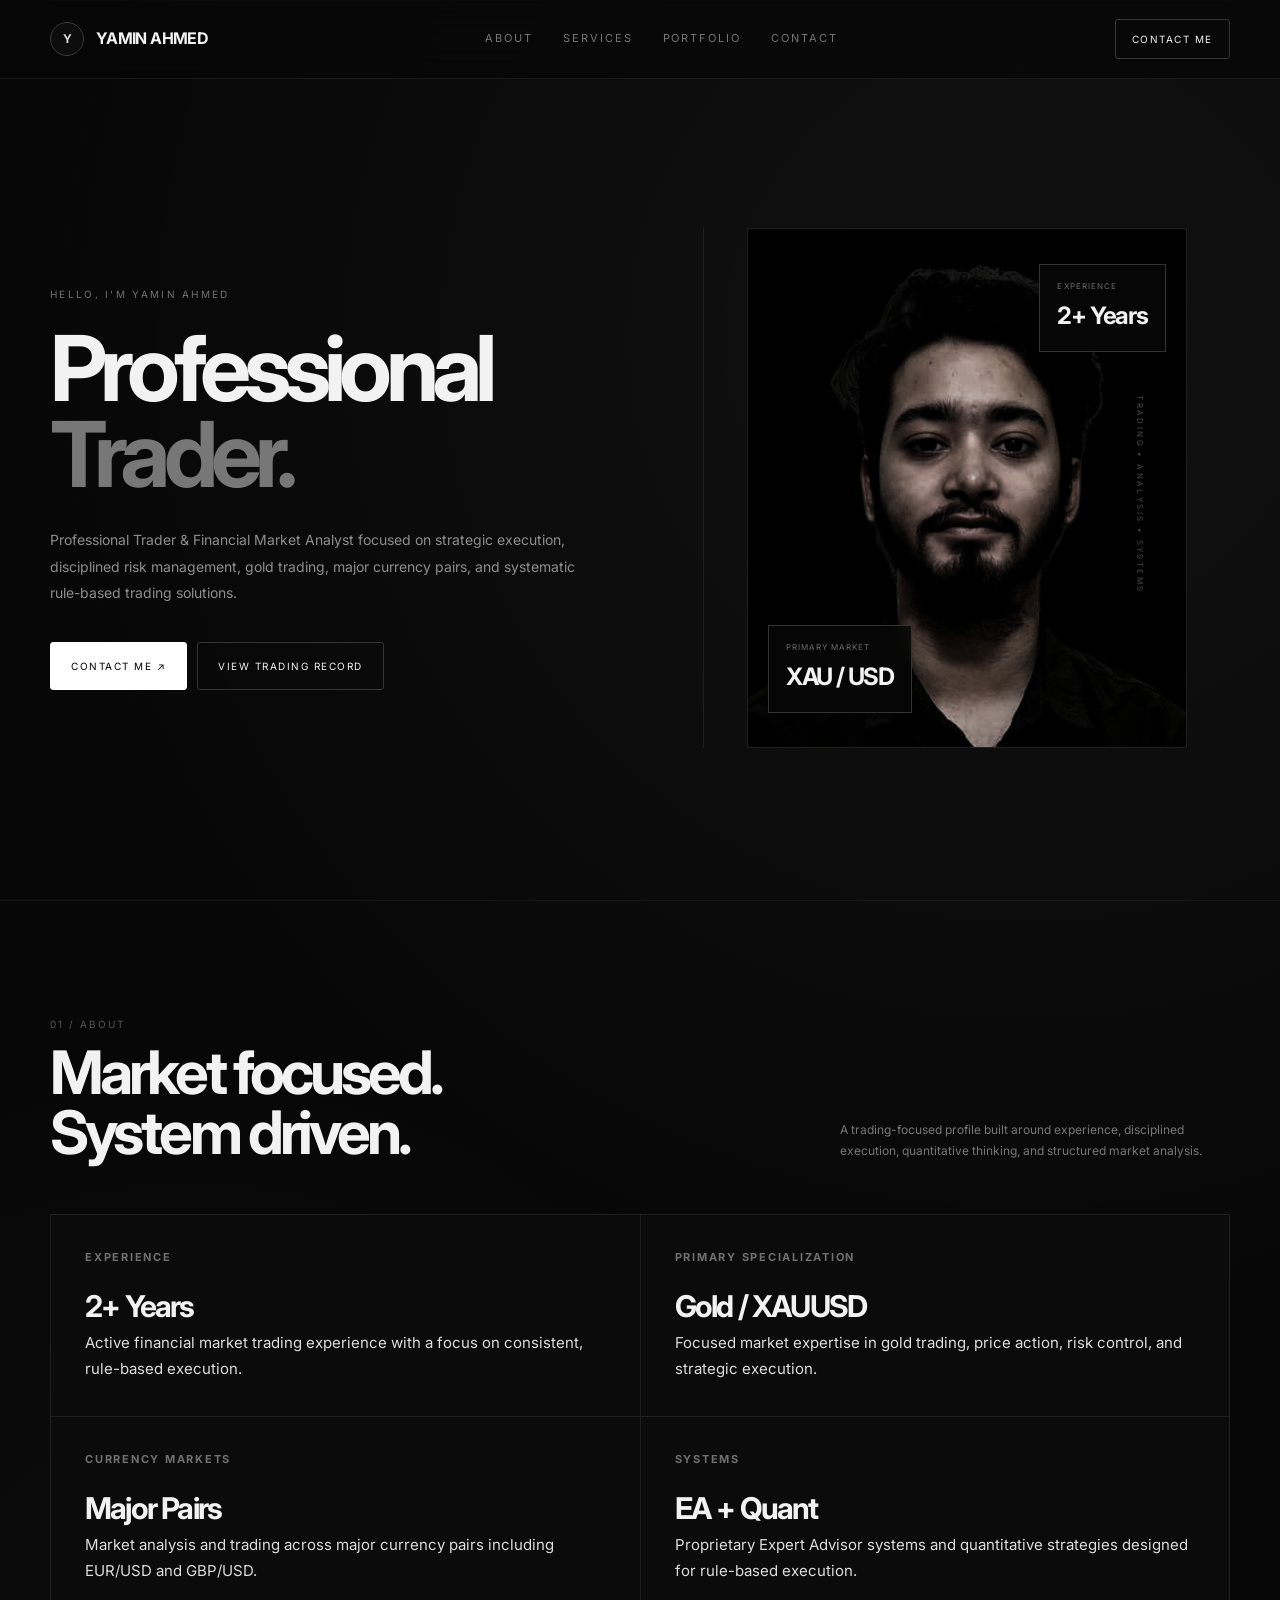
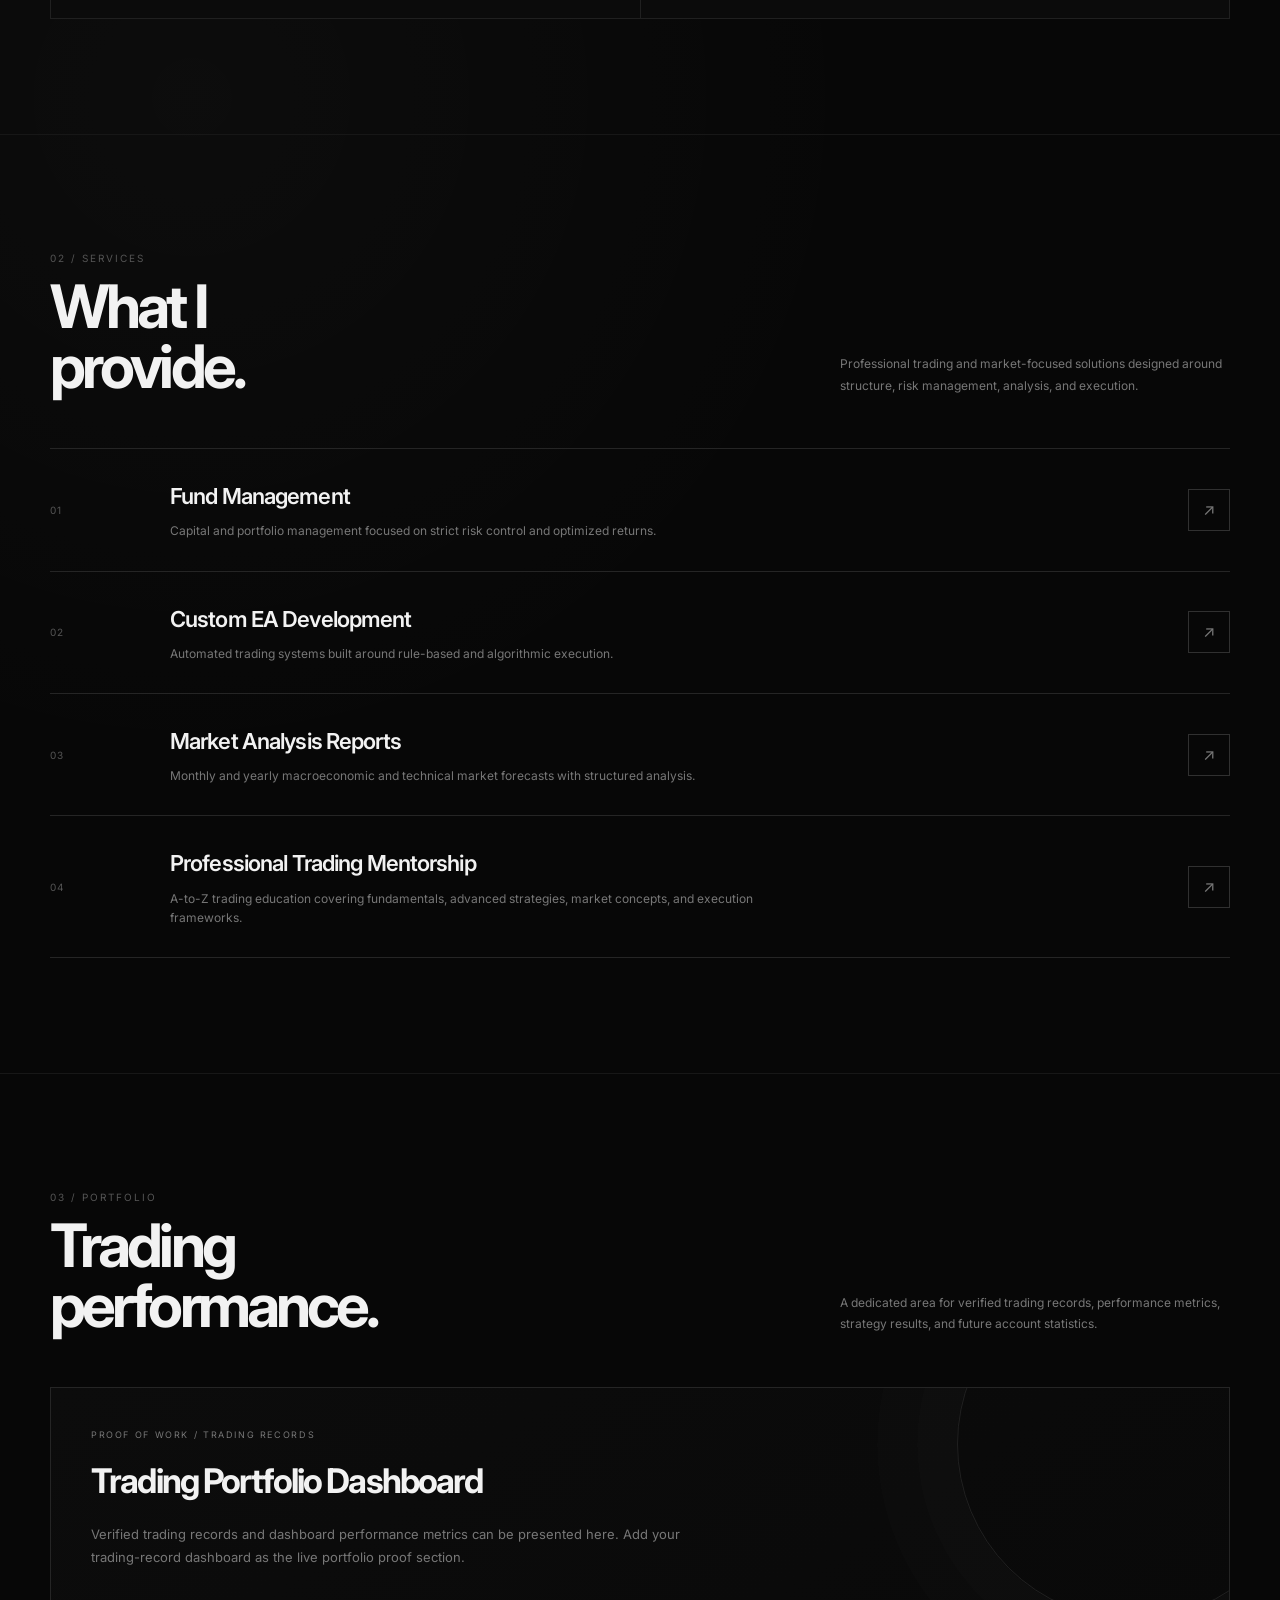
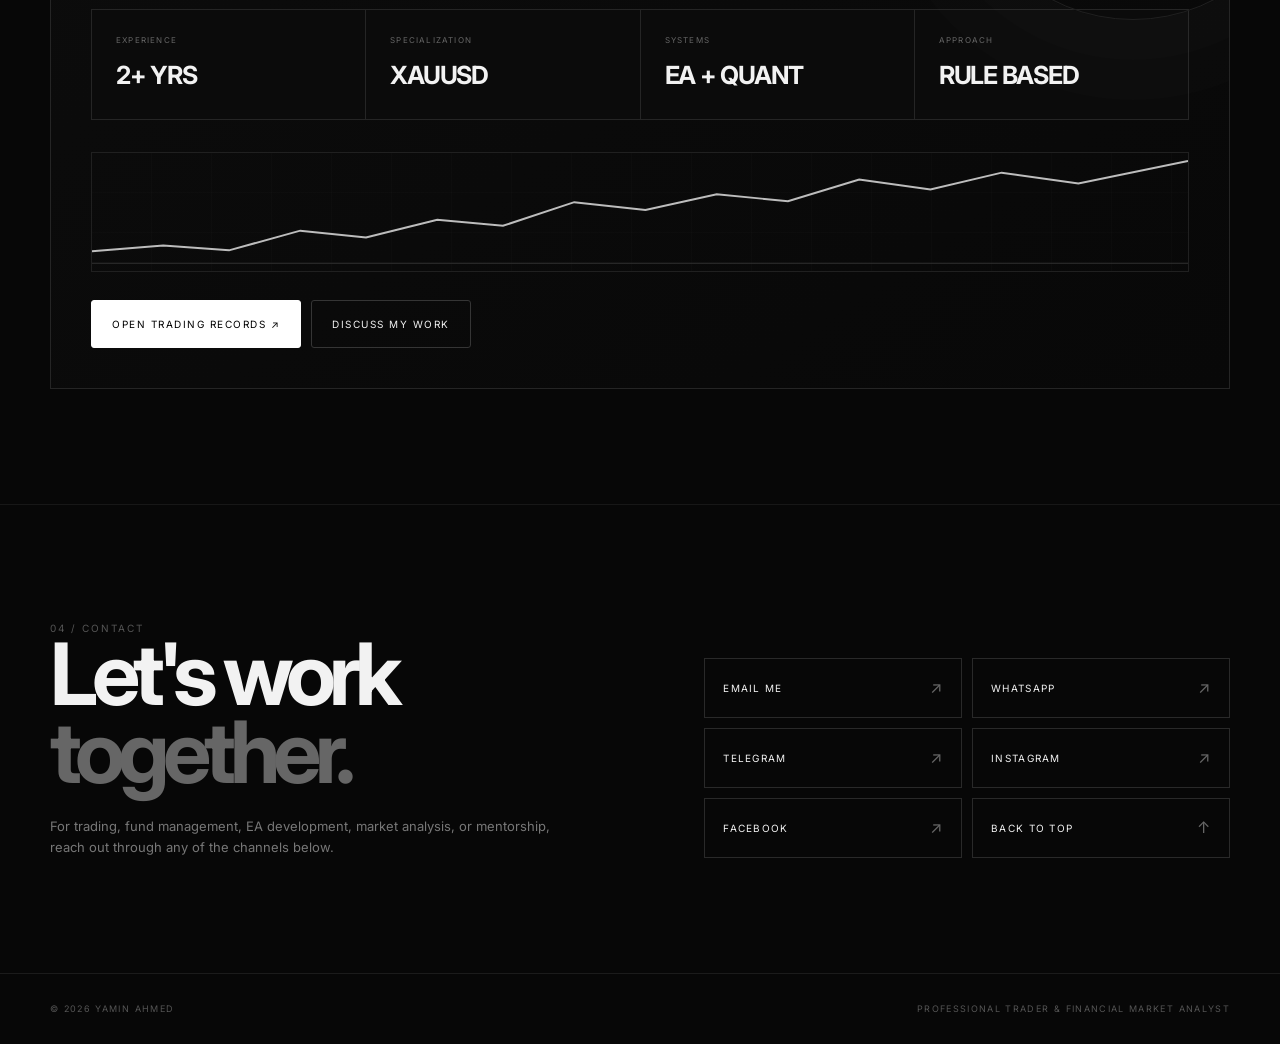
<file: index.html>
<!DOCTYPE html>
<html lang="en">
<head>
  <meta charset="UTF-8" />
  <meta name="viewport" content="width=device-width, initial-scale=1.0" />
  <meta name="description" content="Yamin Ahmed — Professional Trader & Financial Market Analyst." />
  <title>Yamin Ahmed — Professional Trader</title>

  <link rel="preconnect" href="https://fonts.googleapis.com">
  <link rel="preconnect" href="https://fonts.gstatic.com" crossorigin>
  <link href="https://fonts.googleapis.com/css2?family=Inter:wght@400;500;600;700;800&display=swap" rel="stylesheet">

  <style>
    :root{
      --bg:#070707;
      --panel:#0c0c0c;
      --panel-2:#101010;
      --line:#242424;
      --line-soft:#171717;
      --text:#f2f2f2;
      --muted:#909090;
      --muted-2:#626262;
      --white:#f4f4f4;
      --black:#080808;
      --green:#8be28b;
      --danger:#d97979;
      --max:1180px;
      --ease:cubic-bezier(.2,.8,.2,1);
    }

    *{box-sizing:border-box;margin:0;padding:0}
    html{scroll-behavior:smooth}
    body{
      font-family:Inter,Arial,sans-serif;
      background:
        radial-gradient(circle at 80% 8%, rgba(255,255,255,.045), transparent 25%),
        radial-gradient(circle at 15% 40%, rgba(255,255,255,.025), transparent 25%),
        var(--bg);
      color:var(--text);
      line-height:1.6;
      overflow-x:hidden;
    }
    a{text-decoration:none;color:inherit}
    button{font:inherit}

    /* subtle background grid */
    body::before{
      content:"";
      position:fixed;
      inset:0;
      pointer-events:none;
      opacity:.16;
      background-image:
        linear-gradient(rgba(255,255,255,.025) 1px, transparent 1px),
        linear-gradient(90deg, rgba(255,255,255,.025) 1px, transparent 1px);
      background-size:70px 70px;
      mask-image:linear-gradient(to bottom, black, transparent 80%);
      z-index:-1;
    }

    .container{width:min(var(--max), calc(100% - 48px));margin:auto}

    /* NAV */
    header{
      position:fixed;
      top:0;left:0;right:0;
      z-index:1000;
      border-bottom:1px solid rgba(255,255,255,.07);
      background:rgba(7,7,7,.72);
      backdrop-filter:blur(18px);
      -webkit-backdrop-filter:blur(18px);
    }
    .nav{
      height:78px;
      display:flex;
      align-items:center;
      justify-content:space-between;
    }
    .brand{
      display:flex;align-items:center;gap:12px;
      font-weight:700;letter-spacing:-.04em;
    }
    .brand-mark{
      width:34px;height:34px;border:1px solid #3a3a3a;
      border-radius:50%;display:grid;place-items:center;
      font-size:12px;color:#ddd;
      background:#0d0d0d;
      transition:.35s var(--ease);
    }
    .brand:hover .brand-mark{transform:rotate(180deg);border-color:#777}
    .nav-links{display:flex;gap:30px}
    .nav-links a{
      font-size:11px;text-transform:uppercase;letter-spacing:.18em;
      color:#777;transition:.3s;
      position:relative;
    }
    .nav-links a::after{
      content:"";position:absolute;left:0;bottom:-9px;width:0;height:1px;
      background:#fff;transition:.3s var(--ease);
    }
    .nav-links a:hover{color:#fff}
    .nav-links a:hover::after{width:100%}
    .nav-cta{
      border:1px solid #363636;padding:11px 16px;border-radius:3px;
      font-size:10px;text-transform:uppercase;letter-spacing:.15em;
      transition:.35s var(--ease);
    }
    .nav-cta:hover{background:#fff;color:#000;transform:translateY(-2px)}

    /* HERO */
    .hero{
      min-height:100vh;
      padding:145px 0 70px;
      display:grid;
      grid-template-columns:1.05fr .95fr;
      align-items:center;
      gap:70px;
    }
    .eyebrow{
      color:#727272;text-transform:uppercase;letter-spacing:.23em;
      font-size:10px;margin-bottom:24px;
    }
    .hero h1{
      font-size:clamp(54px,7.1vw,92px);
      line-height:.94;
      letter-spacing:-.075em;
      max-width:760px;
      font-weight:700;
    }
    .hero h1 span{display:block;color:#777}
    .hero-copy{
      color:#8e8e8e;max-width:540px;
      margin-top:30px;font-size:14px;line-height:1.9;
    }
    .hero-actions{display:flex;gap:10px;flex-wrap:wrap;margin-top:35px}
    .btn{
      display:inline-flex;align-items:center;justify-content:center;gap:10px;
      min-height:48px;padding:0 20px;border:1px solid #353535;
      font-size:10px;letter-spacing:.15em;text-transform:uppercase;
      border-radius:3px;transition:.35s var(--ease);position:relative;overflow:hidden;
    }
    .btn::before{
      content:"";position:absolute;inset:0;transform:translateX(-102%);
      background:#fff;transition:.42s var(--ease);z-index:0;
    }
    .btn span{position:relative;z-index:1}
    .btn:hover::before{transform:translateX(0)}
    .btn:hover{color:#000;border-color:#fff;transform:translateY(-3px)}
    .btn-dark{background:#fff;color:#000;border-color:#fff}
    .btn-dark::before{background:#dcdcdc}
    .hero-visual{
      min-height:520px;position:relative;
      border-left:1px solid #202020;
      display:grid;place-items:center;
    }
    .visual-frame{
      width:min(440px,90%);
      aspect-ratio:1/1.18;
      border:1px solid #1f1f1f;
      background:
        radial-gradient(circle at 52% 37%, rgba(255,255,255,.14), transparent 20%),
        linear-gradient(145deg,#101010,#080808 65%);
      position:relative;overflow:hidden;
    }
    .visual-frame::before{
      content:"";position:absolute;inset:0;z-index:1;
      background:linear-gradient(180deg,rgba(0,0,0,.04),rgba(0,0,0,.18));
      pointer-events:none;
    }
    .visual-frame::after{
      content:"";position:absolute;inset:0;z-index:1;
      box-shadow:inset 0 0 70px rgba(0,0,0,.28);
      pointer-events:none;
    }
    .profile-photo{
      position:absolute;inset:0;width:100%;height:100%;
      object-fit:cover;display:block;z-index:0;
    }
    .metric{
      position:absolute;z-index:2;border:1px solid #333;background:rgba(8,8,8,.85);
      padding:15px 17px;backdrop-filter:blur(10px);
    }
    .metric small{display:block;color:#6c6c6c;text-transform:uppercase;letter-spacing:.13em;font-size:8px}
    .metric strong{display:block;font-size:24px;margin-top:4px;letter-spacing:-.05em}
    .metric.top{right:20px;top:35px}
    .metric.bottom{left:20px;bottom:34px}
    .vertical{
      position:absolute;right:-52px;top:50%;transform:rotate(90deg);
      font-size:8px;letter-spacing:.3em;color:#555;text-transform:uppercase;
    }

    /* SECTIONS */
    section{padding:115px 0;border-top:1px solid var(--line-soft)}
    .section-head{
      display:flex;justify-content:space-between;align-items:flex-end;gap:30px;
      margin-bottom:52px;
    }
    .section-number{font-size:10px;color:#555;letter-spacing:.2em}
    .section-title{
      font-size:clamp(34px,5vw,60px);letter-spacing:-.065em;line-height:1;
      margin-top:10px;
    }
    .section-intro{max-width:390px;color:#777;font-size:12px;line-height:1.8}

    /* ABOUT */
    .about-grid{
      display:grid;grid-template-columns:1fr 1fr;gap:1px;background:#202020;
      border:1px solid #202020;
    }
    .about-card{background:#0b0b0b;padding:34px;min-height:190px}
    .about-card h3{font-size:11px;text-transform:uppercase;letter-spacing:.16em;color:#707070;margin-bottom:15px}
    .about-card p{font-size:15px;color:#ddd;line-height:1.75}
    .about-card strong{font-size:30px;letter-spacing:-.06em}

    /* SERVICES */
    .service-list{border-top:1px solid #252525}
    .service{
      display:grid;grid-template-columns:90px 1fr auto;gap:30px;align-items:center;
      padding:30px 0;border-bottom:1px solid #252525;
      transition:.35s var(--ease);
    }
    .service:hover{padding-left:16px;background:linear-gradient(90deg,rgba(255,255,255,.035),transparent)}
    .service-num{font-size:10px;color:#555;letter-spacing:.12em}
    .service h3{font-size:22px;letter-spacing:-.04em;font-weight:600}
    .service p{font-size:12px;color:#777;margin-top:7px;max-width:650px}
    .arrow{
      width:42px;height:42px;border:1px solid #303030;display:grid;place-items:center;
      transition:.35s var(--ease);font-size:16px;color:#777;
    }
    .service:hover .arrow{background:#fff;color:#000;transform:rotate(-45deg)}

    /* PORTFOLIO */
    .work{
      border:1px solid #252525;
      background:linear-gradient(145deg,#0c0c0c,#080808);
      padding:40px;
      position:relative;overflow:hidden;
    }
    .work::before{
      content:"";position:absolute;right:-80px;top:-120px;width:350px;height:350px;
      border-radius:50%;border:1px solid #202020;
      box-shadow:0 0 0 40px rgba(255,255,255,.008),0 0 0 80px rgba(255,255,255,.006);
    }
    .work-top{display:flex;justify-content:space-between;gap:25px;align-items:flex-start}
    .work-tag{font-size:9px;color:#777;letter-spacing:.18em;text-transform:uppercase}
    .work h3{font-size:34px;letter-spacing:-.055em;margin-top:12px}
    .work-copy{max-width:610px;color:#777;font-size:13px;margin-top:14px;line-height:1.8}
    .stats{
      display:grid;grid-template-columns:repeat(4,1fr);gap:1px;background:#252525;
      margin-top:40px;border:1px solid #252525;
    }
    .stat{background:#0b0b0b;padding:24px}
    .stat small{display:block;color:#666;font-size:8px;text-transform:uppercase;letter-spacing:.15em}
    .stat strong{display:block;font-size:25px;margin-top:8px;letter-spacing:-.05em}
    .chart{
      height:120px;margin-top:32px;border:1px solid #202020;position:relative;overflow:hidden;
      background:repeating-linear-gradient(to right,transparent 0 59px,rgba(255,255,255,.025) 60px),
                 repeating-linear-gradient(to bottom,transparent 0 39px,rgba(255,255,255,.025) 40px);
    }
    .chart svg{width:100%;height:100%}
    .work-actions{margin-top:28px;display:flex;gap:10px;flex-wrap:wrap}

    /* CONTACT */
    .contact{
      display:grid;grid-template-columns:1fr .9fr;gap:70px;align-items:end;
    }
    .contact h2{font-size:clamp(48px,7vw,86px);line-height:.9;letter-spacing:-.075em}
    .contact h2 span{color:#666}
    .contact-copy{color:#777;font-size:13px;max-width:500px;margin-top:25px}
    .contact-buttons{display:grid;grid-template-columns:1fr 1fr;gap:10px}
    .contact-btn{
      min-height:60px;border:1px solid #292929;display:flex;align-items:center;
      justify-content:space-between;padding:0 18px;
      font-size:10px;text-transform:uppercase;letter-spacing:.13em;
      transition:.35s var(--ease);
    }
    .contact-btn .icon{color:#666;font-size:16px}
    .contact-btn:hover{background:#fff;color:#000;border-color:#fff;transform:translateY(-3px)}
    .contact-btn:hover .icon{color:#000}

    footer{
      border-top:1px solid #1b1b1b;padding:28px 0;
      color:#555;font-size:9px;text-transform:uppercase;letter-spacing:.15em;
    }
    .footer-inner{display:flex;justify-content:space-between;gap:20px}

    /* reveal animations */
    .reveal{opacity:0;transform:translateY(28px);transition:opacity .8s var(--ease),transform .8s var(--ease)}
    .reveal.show{opacity:1;transform:none}
    .delay-1{transition-delay:.1s}.delay-2{transition-delay:.2s}.delay-3{transition-delay:.3s}

    /* mobile */
    @media(max-width:850px){
      .container{width:min(var(--max),calc(100% - 30px))}
      .nav{height:68px}
      .nav-links{display:none}
      .nav-cta{padding:9px 12px}
      .hero{
        padding:118px 0 55px;
        grid-template-columns:1fr;
        gap:40px;
      }
      .hero h1{font-size:clamp(48px,15vw,76px)}
      .hero-visual{min-height:410px;border-left:0}
      .visual-frame{width:min(360px,92%)}
      section{padding:80px 0}
      .section-head{display:block;margin-bottom:35px}
      .section-intro{margin-top:18px}
      .about-grid{grid-template-columns:1fr}
      .about-card{min-height:auto}
      .service{grid-template-columns:45px 1fr auto;gap:12px;padding:24px 0}
      .service h3{font-size:17px}
      .service p{font-size:11px}
      .stats{grid-template-columns:1fr 1fr}
      .work{padding:25px}
      .work h3{font-size:27px}
      .contact{grid-template-columns:1fr;gap:35px}
    }

    @media(max-width:500px){
      .hero-actions .btn{width:100%}
      .hero-copy{font-size:12px}
      .metric.top{right:8px;top:20px}
      .metric.bottom{left:8px;bottom:20px}
      .metric strong{font-size:20px}
      .visual-frame::before{width:205px;height:205px;top:80px}
      .visual-frame::after{width:270px;height:145px}
      .stats{grid-template-columns:1fr 1fr}
      .stat{padding:17px}
      .stat strong{font-size:20px}
      .contact-buttons{grid-template-columns:1fr}
      .footer-inner{display:block}
      .footer-inner div+div{margin-top:8px}
    }



    /* Enhanced mobile responsiveness */
    @media(max-width:850px){
      body{overflow-x:hidden;}
      .container{width:calc(100% - 28px);max-width:none;}
      header{background:rgba(7,7,7,.92);}
      .nav{height:64px;gap:12px;}
      .brand{font-size:12px;gap:8px;min-width:0;}
      .brand-mark{width:30px;height:30px;flex:0 0 30px;}
      .nav-links{display:none;}
      .nav-cta{font-size:8px;padding:9px 10px;letter-spacing:.11em;white-space:nowrap;}

      .hero{
        min-height:auto;
        padding:105px 0 55px;
        display:flex;
        flex-direction:column;
        gap:42px;
        align-items:stretch;
      }
      .eyebrow{font-size:8px;letter-spacing:.18em;margin-bottom:18px;}
      .hero h1{font-size:clamp(46px,16vw,72px);line-height:.92;letter-spacing:-.07em;}
      .hero-copy{font-size:12px;line-height:1.75;margin-top:22px;max-width:100%;}
      .hero-actions{display:grid;grid-template-columns:1fr;gap:9px;margin-top:25px;}
      .hero-actions .btn{width:100%;min-height:46px;}

      .hero-visual{
        width:100%;
        min-height:0;
        height:auto;
        border-left:0;
        display:flex;
        justify-content:center;
        padding:0 0 8px;
      }
      .visual-frame{
        width:min(100%,360px);
        aspect-ratio:1/1.18;
      }
      .metric{padding:11px 12px;}
      .metric small{font-size:7px;}
      .metric strong{font-size:18px;}
      .metric.top{right:10px;top:18px;}
      .metric.bottom{left:10px;bottom:18px;}
      .vertical{display:none;}

      section{padding:72px 0;}
      .section-head{display:block;margin-bottom:30px;}
      .section-number{font-size:8px;}
      .section-title{font-size:clamp(36px,11vw,52px);line-height:.96;margin-top:9px;}
      .section-intro{font-size:11px;line-height:1.75;margin-top:16px;max-width:100%;}

      .about-grid{grid-template-columns:1fr;gap:1px;}
      .about-card{padding:25px 22px;min-height:auto;}
      .about-card h3{font-size:9px;margin-bottom:10px;}
      .about-card strong{font-size:25px;}
      .about-card p{font-size:12px;line-height:1.7;margin-top:5px;}

      .service{
        grid-template-columns:32px minmax(0,1fr) 34px;
        gap:9px;
        padding:22px 0;
        align-items:start;
      }
      .service:hover{padding-left:0;background:none;}
      .service-num{font-size:8px;padding-top:3px;}
      .service h3{font-size:16px;line-height:1.25;}
      .service p{font-size:10px;line-height:1.65;margin-top:6px;}
      .arrow{width:34px;height:34px;font-size:13px;}

      .work{padding:22px 17px;}
      .work-top{display:block;}
      .work-tag{font-size:7px;}
      .work h3{font-size:24px;line-height:1.1;margin-top:10px;}
      .work-copy{font-size:11px;line-height:1.7;margin-top:11px;}
      .stats{grid-template-columns:1fr 1fr;margin-top:25px;}
      .stat{padding:16px 12px;min-width:0;}
      .stat small{font-size:7px;white-space:nowrap;}
      .stat strong{font-size:16px;line-height:1.15;word-break:break-word;}
      .chart{height:105px;margin-top:22px;}
      .work-actions{display:grid;grid-template-columns:1fr;gap:8px;margin-top:20px;}
      .work-actions .btn{width:100%;min-height:45px;}

      .contact{grid-template-columns:1fr;gap:30px;align-items:start;}
      .contact h2{font-size:clamp(46px,15vw,70px);line-height:.9;}
      .contact-copy{font-size:11px;line-height:1.75;margin-top:19px;}
      .contact-buttons{grid-template-columns:1fr;gap:8px;}
      .contact-btn{min-height:54px;padding:0 15px;font-size:9px;}

      footer{padding:22px 0;font-size:7px;line-height:1.7;}
      .footer-inner{display:flex;flex-direction:column;gap:5px;}
    }

    @media(max-width:420px){
      .container{width:calc(100% - 22px);}
      .nav{height:60px;}
      .brand{font-size:10px;}
      .brand-mark{width:28px;height:28px;flex-basis:28px;font-size:10px;}
      .nav-cta{font-size:7px;padding:8px 9px;}
      .hero{padding-top:95px;gap:36px;}
      .hero h1{font-size:clamp(43px,16vw,62px);}
      .visual-frame{width:min(100%,330px);}
      .metric{padding:9px 10px;}
      .metric strong{font-size:16px;}
      .metric.top{right:8px;top:14px;}
      .metric.bottom{left:8px;bottom:14px;}
      section{padding:62px 0;}
      .section-title{font-size:38px;}
      .about-card{padding:22px 18px;}
      .service{grid-template-columns:27px minmax(0,1fr) 32px;gap:8px;}
      .service h3{font-size:15px;}
      .service p{font-size:9.5px;}
      .work{padding:20px 14px;}
      .work h3{font-size:22px;}
      .stat{padding:14px 10px;}
      .stat strong{font-size:14px;}
    }

    @media(prefers-reduced-motion:reduce){
      *,*::before,*::after{scroll-behavior:auto!important;transition:none!important;animation:none!important}
      .reveal{opacity:1;transform:none}
    }
  </style>
</head>

<body>
  <header>
    <div class="container nav">
      <a class="brand" href="#home" aria-label="Yamin Ahmed home">
        <span class="brand-mark">Y</span>
        <span>YAMIN AHMED</span>
      </a>

      <nav class="nav-links" aria-label="Main navigation">
        <a href="#about">About</a>
        <a href="#services">Services</a>
        <a href="#portfolio">Portfolio</a>
        <a href="#contact">Contact</a>
      </nav>

      <a class="nav-cta" href="#contact">Contact Me</a>
    </div>
  </header>

  <main>
    <!-- HERO -->
    <section class="hero container" id="home">
      <div>
        <div class="eyebrow reveal">Hello, I'm Yamin Ahmed</div>
        <h1 class="reveal delay-1">
          Professional
          <span>Trader.</span>
        </h1>
        <p class="hero-copy reveal delay-2">
          Professional Trader & Financial Market Analyst focused on strategic execution,
          disciplined risk management, gold trading, major currency pairs, and systematic
          rule-based trading solutions.
        </p>

        <div class="hero-actions reveal delay-3">
          <a class="btn btn-dark" href="#contact"><span>Contact Me ↗</span></a>
          <a class="btn" href="#portfolio"><span>View Trading Record</span></a>
        </div>
      </div>

      <div class="hero-visual reveal delay-2">
        <div class="visual-frame">
          <img class="profile-photo" src="[data-uri]" alt="Yamin Ahmed profile photo">
          <div class="metric top">
            <small>Experience</small>
            <strong>2+ Years</strong>
          </div>
          <div class="metric bottom">
            <small>Primary Market</small>
            <strong>XAU / USD</strong>
          </div>
          <div class="vertical">TRADING • ANALYSIS • SYSTEMS</div>
        </div>
      </div>
    </section>

    <!-- ABOUT -->
    <section id="about">
      <div class="container">
        <div class="section-head reveal">
          <div>
            <div class="section-number">01 / ABOUT</div>
            <h2 class="section-title">Market focused.<br>System driven.</h2>
          </div>
          <p class="section-intro">
            A trading-focused profile built around experience, disciplined execution,
            quantitative thinking, and structured market analysis.
          </p>
        </div>

        <div class="about-grid">
          <article class="about-card reveal">
            <h3>Experience</h3>
            <strong>2+ Years</strong>
            <p>Active financial market trading experience with a focus on consistent, rule-based execution.</p>
          </article>

          <article class="about-card reveal delay-1">
            <h3>Primary Specialization</h3>
            <strong>Gold / XAUUSD</strong>
            <p>Focused market expertise in gold trading, price action, risk control, and strategic execution.</p>
          </article>

          <article class="about-card reveal delay-2">
            <h3>Currency Markets</h3>
            <strong>Major Pairs</strong>
            <p>Market analysis and trading across major currency pairs including EUR/USD and GBP/USD.</p>
          </article>

          <article class="about-card reveal delay-3">
            <h3>Systems</h3>
            <strong>EA + Quant</strong>
            <p>Proprietary Expert Advisor systems and quantitative strategies designed for rule-based execution.</p>
          </article>
        </div>
      </div>
    </section>

    <!-- SERVICES -->
    <section id="services">
      <div class="container">
        <div class="section-head reveal">
          <div>
            <div class="section-number">02 / SERVICES</div>
            <h2 class="section-title">What I<br>provide.</h2>
          </div>
          <p class="section-intro">
            Professional trading and market-focused solutions designed around structure,
            risk management, analysis, and execution.
          </p>
        </div>

        <div class="service-list">
          <article class="service reveal">
            <div class="service-num">01</div>
            <div>
              <h3>Fund Management</h3>
              <p>Capital and portfolio management focused on strict risk control and optimized returns.</p>
            </div>
            <div class="arrow">↗</div>
          </article>

          <article class="service reveal delay-1">
            <div class="service-num">02</div>
            <div>
              <h3>Custom EA Development</h3>
              <p>Automated trading systems built around rule-based and algorithmic execution.</p>
            </div>
            <div class="arrow">↗</div>
          </article>

          <article class="service reveal delay-2">
            <div class="service-num">03</div>
            <div>
              <h3>Market Analysis Reports</h3>
              <p>Monthly and yearly macroeconomic and technical market forecasts with structured analysis.</p>
            </div>
            <div class="arrow">↗</div>
          </article>

          <article class="service reveal delay-3">
            <div class="service-num">04</div>
            <div>
              <h3>Professional Trading Mentorship</h3>
              <p>A-to-Z trading education covering fundamentals, advanced strategies, market concepts, and execution frameworks.</p>
            </div>
            <div class="arrow">↗</div>
          </article>
        </div>
      </div>
    </section>

    <!-- PORTFOLIO -->
    <section id="portfolio">
      <div class="container">
        <div class="section-head reveal">
          <div>
            <div class="section-number">03 / PORTFOLIO</div>
            <h2 class="section-title">Trading<br>performance.</h2>
          </div>
          <p class="section-intro">
            A dedicated area for verified trading records, performance metrics,
            strategy results, and future account statistics.
          </p>
        </div>

        <div class="work reveal">
          <div class="work-top">
            <div>
              <div class="work-tag">Proof of Work / Trading Records</div>
              <h3>Trading Portfolio Dashboard</h3>
              <p class="work-copy">
                Verified trading records and dashboard performance metrics can be presented here.
                Add your trading-record dashboard as the live portfolio proof section.
              </p>
            </div>
          </div>

          <div class="stats">
            <div class="stat">
              <small>Experience</small>
              <strong>2+ YRS</strong>
            </div>
            <div class="stat">
              <small>Specialization</small>
              <strong>XAUUSD</strong>
            </div>
            <div class="stat">
              <small>Systems</small>
              <strong>EA + QUANT</strong>
            </div>
            <div class="stat">
              <small>Approach</small>
              <strong>RULE BASED</strong>
            </div>
          </div>

          <div class="chart" aria-label="Illustrative performance chart">
            <svg viewBox="0 0 1000 120" preserveAspectRatio="none" aria-hidden="true">
              <polyline
                points="0,100 65,94 125,99 190,79 250,86 315,68 375,74 440,50 505,58 570,42 635,49 700,27 765,37 830,20 900,31 1000,8"
                fill="none" stroke="#bdbdbd" stroke-width="2"/>
              <polyline
                points="0,112 1000,112"
                fill="none" stroke="#303030" stroke-width="1"/>
            </svg>
          </div>

          <div class="work-actions">
            <!-- Replace the href below with your actual trading-record HTML page URL if needed -->
            <a class="btn btn-dark" href="#portfolio"><span>Open Trading Records ↗</span></a>
            <a class="btn" href="#contact"><span>Discuss My Work</span></a>
          </div>
        </div>
      </div>
    </section>

    <!-- CONTACT -->
    <section id="contact">
      <div class="container contact">
        <div class="reveal">
          <div class="section-number">04 / CONTACT</div>
          <h2>Let's work<br><span>together.</span></h2>
          <p class="contact-copy">
            For trading, fund management, EA development, market analysis, or mentorship,
            reach out through any of the channels below.
          </p>
        </div>

        <div class="contact-buttons reveal delay-1">
          <a class="contact-btn" href="mailto:yeaminahmed01232@gmail.com">
            <span>Email Me</span><span class="icon">↗</span>
          </a>

          <!-- Add your real WhatsApp number in the href, e.g. https://wa.me/8801XXXXXXXXX -->
          <a class="contact-btn" href="https://wa.me/" target="_blank" rel="noopener">
            <span>WhatsApp</span><span class="icon">↗</span>
          </a>

          <!-- Add your real Telegram username/link in the href -->
          <a class="contact-btn" href="https://t.me/" target="_blank" rel="noopener">
            <span>Telegram</span><span class="icon">↗</span>
          </a>

          <a class="contact-btn" href="https://www.instagram.com/yeami_nahmed/" target="_blank" rel="noopener">
            <span>Instagram</span><span class="icon">↗</span>
          </a>

          <a class="contact-btn" href="https://www.facebook.com/yeamin.ahmed.158282" target="_blank" rel="noopener">
            <span>Facebook</span><span class="icon">↗</span>
          </a>

          <a class="contact-btn" href="#home">
            <span>Back To Top</span><span class="icon">↑</span>
          </a>
        </div>
      </div>
    </section>
  </main>

  <footer>
    <div class="container footer-inner">
      <div>© 2026 Yamin Ahmed</div>
      <div>Professional Trader & Financial Market Analyst</div>
    </div>
  </footer>

  <script>
    // Scroll reveal animation
    const observer = new IntersectionObserver((entries) => {
      entries.forEach(entry => {
        if (entry.isIntersecting) {
          entry.target.classList.add('show');
          observer.unobserve(entry.target);
        }
      });
    }, { threshold: 0.12 });

    document.querySelectorAll('.reveal').forEach(el => observer.observe(el));

    // Close mobile-style smooth navigation naturally
    document.querySelectorAll('a[href^="#"]').forEach(link => {
      link.addEventListener('click', (e) => {
        const target = document.querySelector(link.getAttribute('href'));
        if (target) {
          e.preventDefault();
          target.scrollIntoView({ behavior: 'smooth', block: 'start' });
        }
      });
    });
  </script>
</body>
</html>
</file>
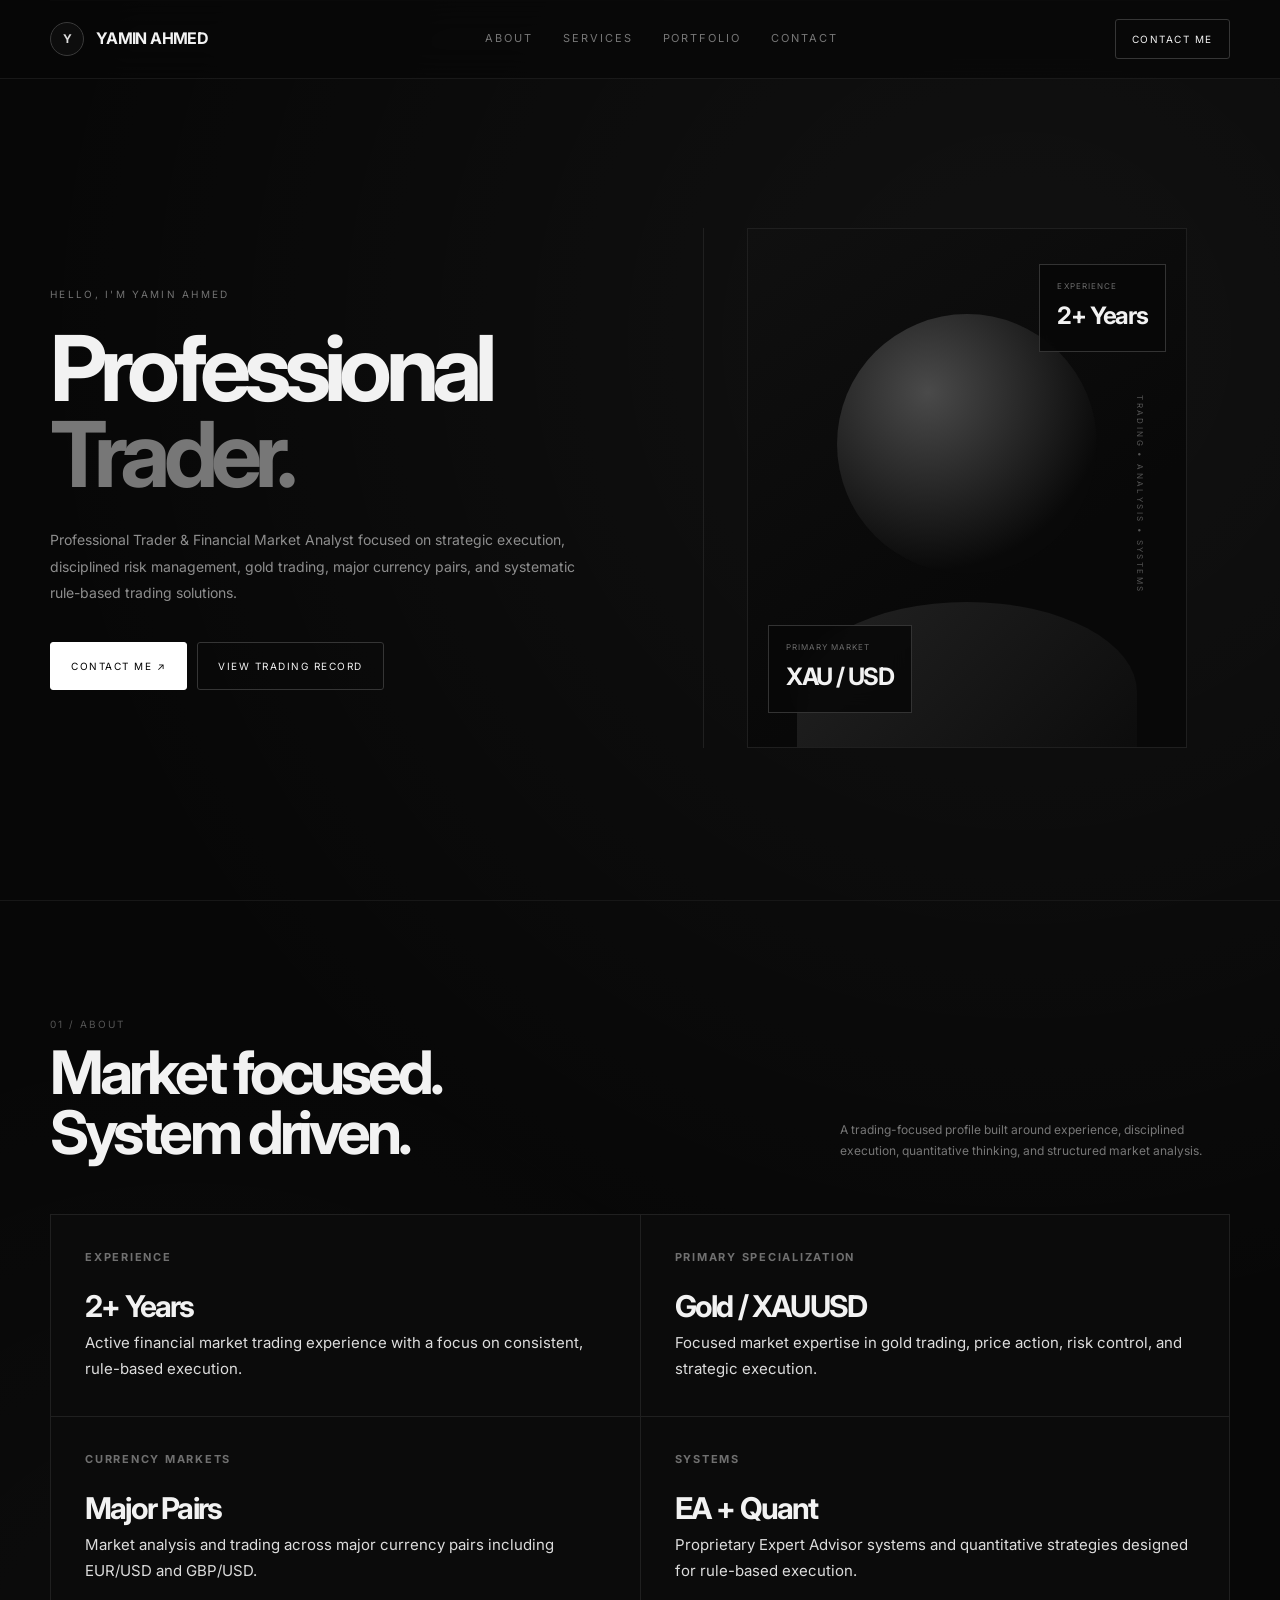
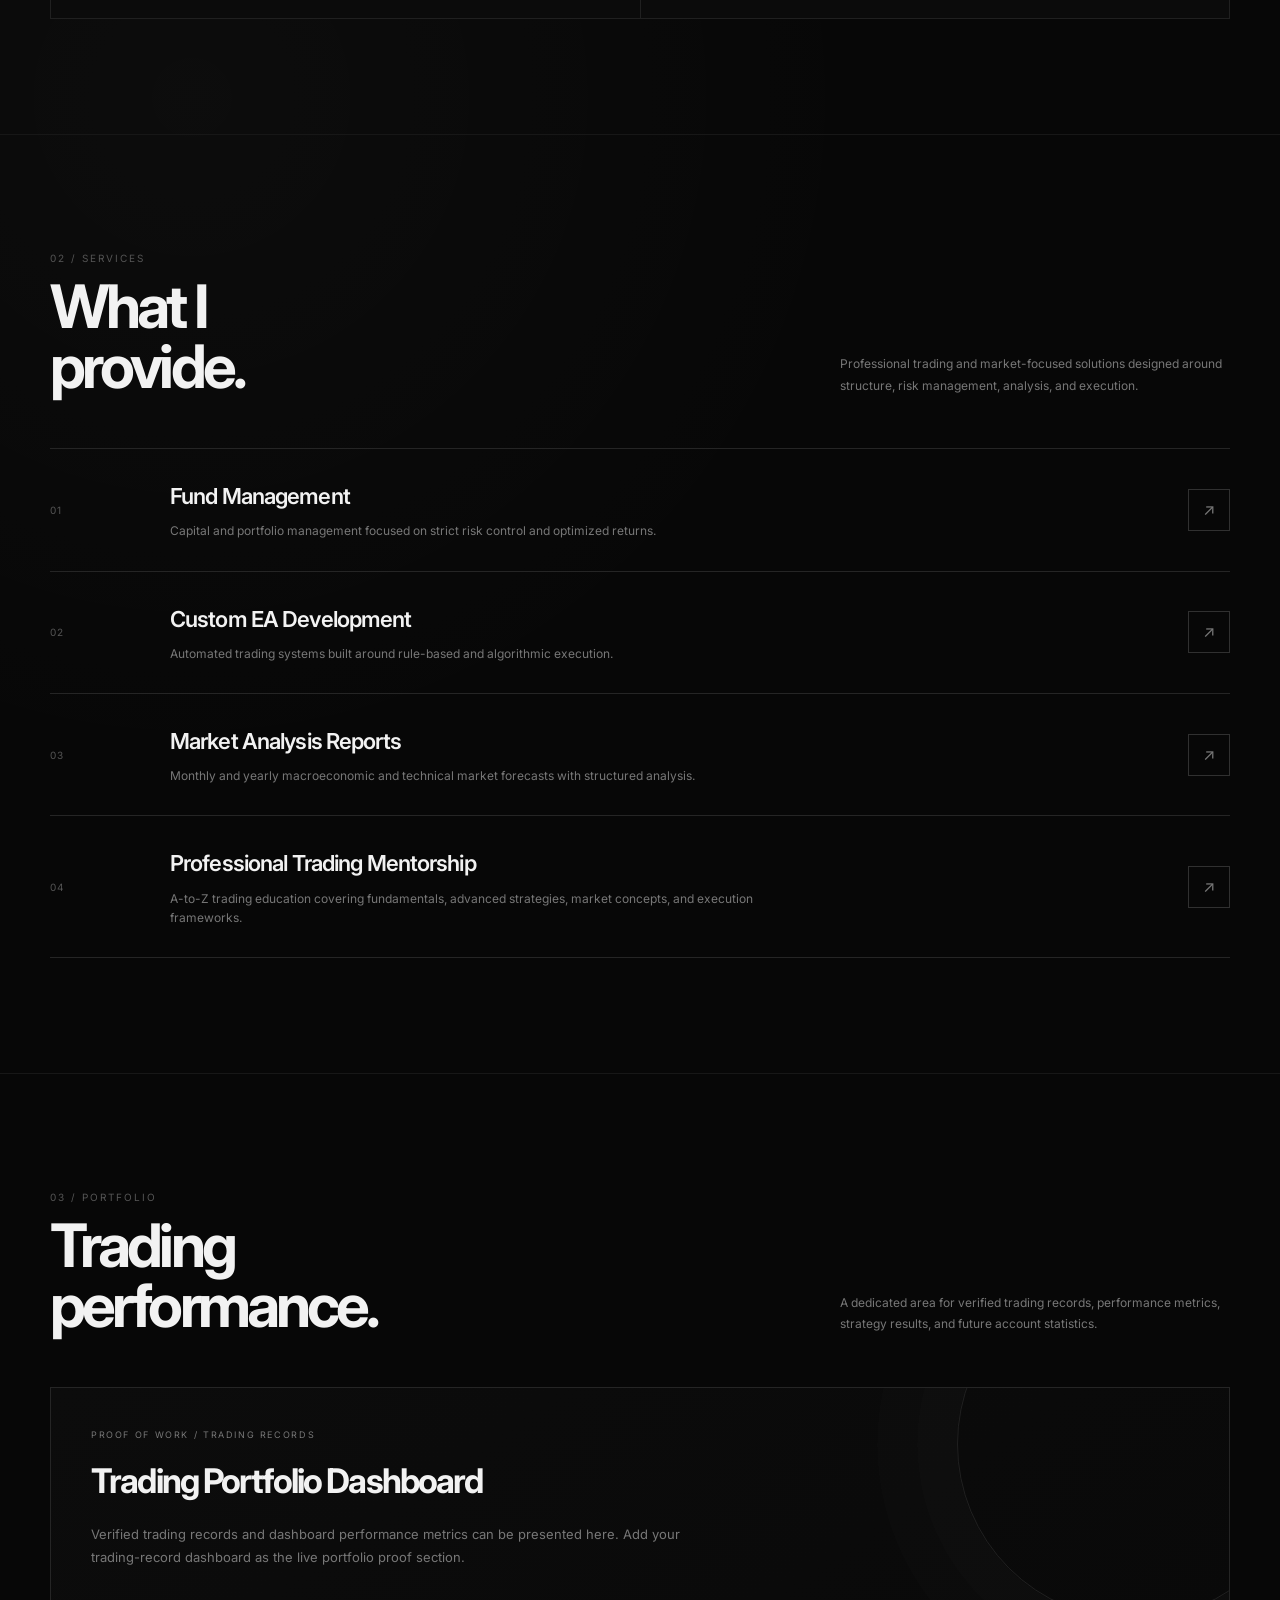
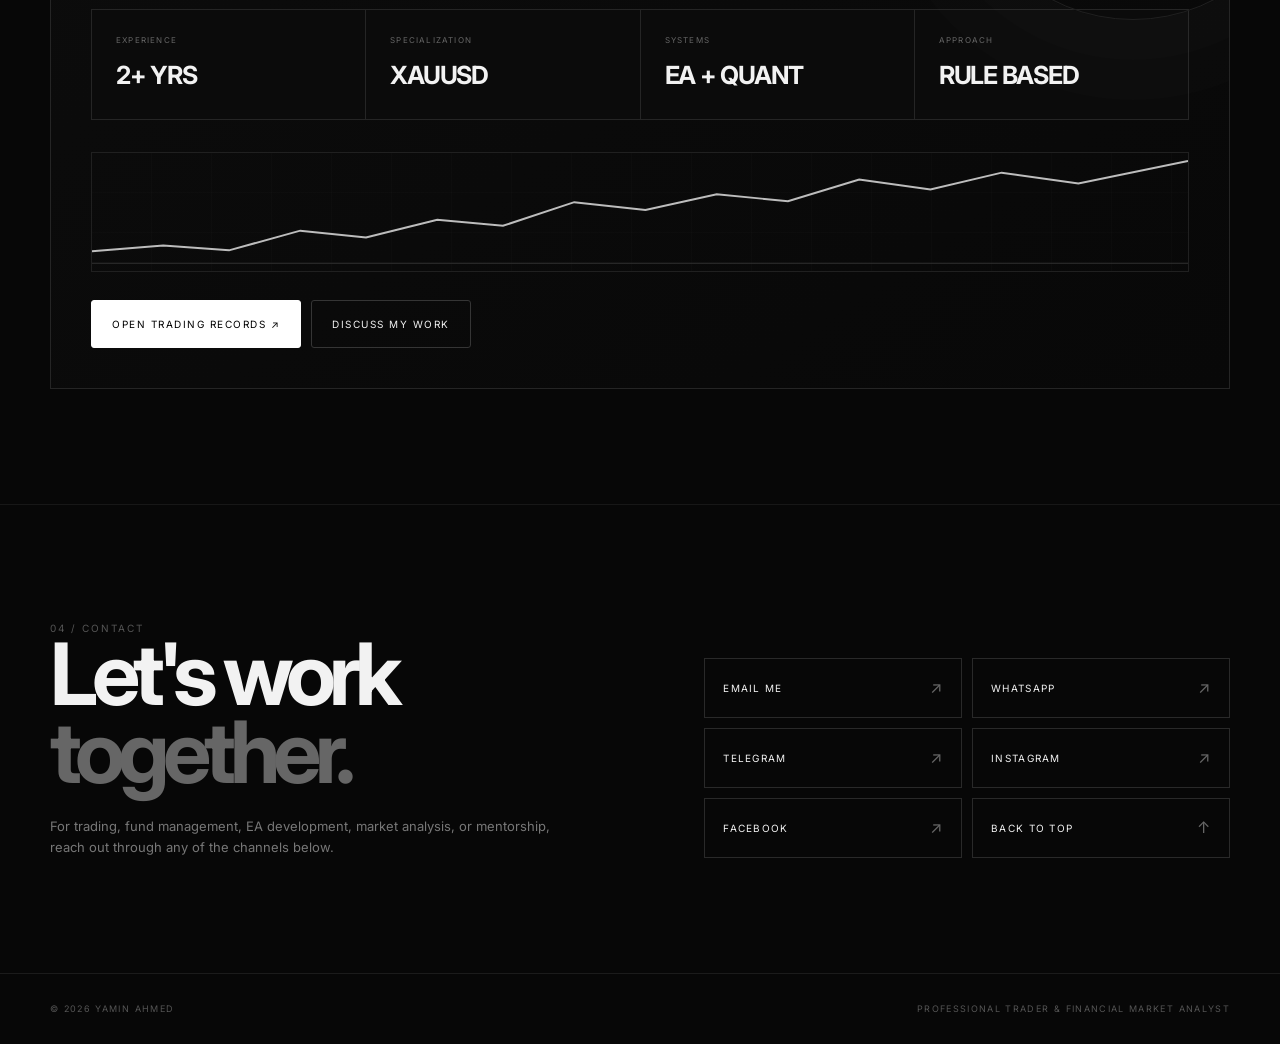
<file: preview (1).html>
<!DOCTYPE html>
<html lang="en">
<head>
  <meta charset="UTF-8" />
  <meta name="viewport" content="width=device-width, initial-scale=1.0" />
  <meta name="description" content="Yamin Ahmed — Professional Trader & Financial Market Analyst." />
  <title>Yamin Ahmed — Professional Trader</title>

  <link rel="preconnect" href="https://fonts.googleapis.com">
  <link rel="preconnect" href="https://fonts.gstatic.com" crossorigin>
  <link href="https://fonts.googleapis.com/css2?family=Inter:wght@400;500;600;700;800&display=swap" rel="stylesheet">

  <style>
    :root{
      --bg:#070707;
      --panel:#0c0c0c;
      --panel-2:#101010;
      --line:#242424;
      --line-soft:#171717;
      --text:#f2f2f2;
      --muted:#909090;
      --muted-2:#626262;
      --white:#f4f4f4;
      --black:#080808;
      --green:#8be28b;
      --danger:#d97979;
      --max:1180px;
      --ease:cubic-bezier(.2,.8,.2,1);
    }

    *{box-sizing:border-box;margin:0;padding:0}
    html{scroll-behavior:smooth}
    body{
      font-family:Inter,Arial,sans-serif;
      background:
        radial-gradient(circle at 80% 8%, rgba(255,255,255,.045), transparent 25%),
        radial-gradient(circle at 15% 40%, rgba(255,255,255,.025), transparent 25%),
        var(--bg);
      color:var(--text);
      line-height:1.6;
      overflow-x:hidden;
    }
    a{text-decoration:none;color:inherit}
    button{font:inherit}

    /* subtle background grid */
    body::before{
      content:"";
      position:fixed;
      inset:0;
      pointer-events:none;
      opacity:.16;
      background-image:
        linear-gradient(rgba(255,255,255,.025) 1px, transparent 1px),
        linear-gradient(90deg, rgba(255,255,255,.025) 1px, transparent 1px);
      background-size:70px 70px;
      mask-image:linear-gradient(to bottom, black, transparent 80%);
      z-index:-1;
    }

    .container{width:min(var(--max), calc(100% - 48px));margin:auto}

    /* NAV */
    header{
      position:fixed;
      top:0;left:0;right:0;
      z-index:1000;
      border-bottom:1px solid rgba(255,255,255,.07);
      background:rgba(7,7,7,.72);
      backdrop-filter:blur(18px);
      -webkit-backdrop-filter:blur(18px);
    }
    .nav{
      height:78px;
      display:flex;
      align-items:center;
      justify-content:space-between;
    }
    .brand{
      display:flex;align-items:center;gap:12px;
      font-weight:700;letter-spacing:-.04em;
    }
    .brand-mark{
      width:34px;height:34px;border:1px solid #3a3a3a;
      border-radius:50%;display:grid;place-items:center;
      font-size:12px;color:#ddd;
      background:#0d0d0d;
      transition:.35s var(--ease);
    }
    .brand:hover .brand-mark{transform:rotate(180deg);border-color:#777}
    .nav-links{display:flex;gap:30px}
    .nav-links a{
      font-size:11px;text-transform:uppercase;letter-spacing:.18em;
      color:#777;transition:.3s;
      position:relative;
    }
    .nav-links a::after{
      content:"";position:absolute;left:0;bottom:-9px;width:0;height:1px;
      background:#fff;transition:.3s var(--ease);
    }
    .nav-links a:hover{color:#fff}
    .nav-links a:hover::after{width:100%}
    .nav-cta{
      border:1px solid #363636;padding:11px 16px;border-radius:3px;
      font-size:10px;text-transform:uppercase;letter-spacing:.15em;
      transition:.35s var(--ease);
    }
    .nav-cta:hover{background:#fff;color:#000;transform:translateY(-2px)}

    /* HERO */
    .hero{
      min-height:100vh;
      padding:145px 0 70px;
      display:grid;
      grid-template-columns:1.05fr .95fr;
      align-items:center;
      gap:70px;
    }
    .eyebrow{
      color:#727272;text-transform:uppercase;letter-spacing:.23em;
      font-size:10px;margin-bottom:24px;
    }
    .hero h1{
      font-size:clamp(54px,7.1vw,92px);
      line-height:.94;
      letter-spacing:-.075em;
      max-width:760px;
      font-weight:700;
    }
    .hero h1 span{display:block;color:#777}
    .hero-copy{
      color:#8e8e8e;max-width:540px;
      margin-top:30px;font-size:14px;line-height:1.9;
    }
    .hero-actions{display:flex;gap:10px;flex-wrap:wrap;margin-top:35px}
    .btn{
      display:inline-flex;align-items:center;justify-content:center;gap:10px;
      min-height:48px;padding:0 20px;border:1px solid #353535;
      font-size:10px;letter-spacing:.15em;text-transform:uppercase;
      border-radius:3px;transition:.35s var(--ease);position:relative;overflow:hidden;
    }
    .btn::before{
      content:"";position:absolute;inset:0;transform:translateX(-102%);
      background:#fff;transition:.42s var(--ease);z-index:0;
    }
    .btn span{position:relative;z-index:1}
    .btn:hover::before{transform:translateX(0)}
    .btn:hover{color:#000;border-color:#fff;transform:translateY(-3px)}
    .btn-dark{background:#fff;color:#000;border-color:#fff}
    .btn-dark::before{background:#dcdcdc}
    .hero-visual{
      min-height:520px;position:relative;
      border-left:1px solid #202020;
      display:grid;place-items:center;
    }
    .visual-frame{
      width:min(440px,90%);
      aspect-ratio:1/1.18;
      border:1px solid #1f1f1f;
      background:
        radial-gradient(circle at 52% 37%, rgba(255,255,255,.14), transparent 20%),
        linear-gradient(145deg,#101010,#080808 65%);
      position:relative;overflow:hidden;
    }
    .visual-frame::before{
      content:"";position:absolute;width:260px;height:260px;border-radius:50%;
      background:radial-gradient(circle at 35% 30%,#4a4a4a,#161616 58%,#090909 72%);
      top:85px;left:50%;transform:translateX(-50%);
      filter:blur(.2px);
    }
    .visual-frame::after{
      content:"";position:absolute;width:340px;height:180px;border-radius:50% 50% 8px 8px;
      background:linear-gradient(135deg,#222,#0b0b0b);
      bottom:-35px;left:50%;transform:translateX(-50%);
    }
    .metric{
      position:absolute;z-index:2;border:1px solid #333;background:rgba(8,8,8,.85);
      padding:15px 17px;backdrop-filter:blur(10px);
    }
    .metric small{display:block;color:#6c6c6c;text-transform:uppercase;letter-spacing:.13em;font-size:8px}
    .metric strong{display:block;font-size:24px;margin-top:4px;letter-spacing:-.05em}
    .metric.top{right:20px;top:35px}
    .metric.bottom{left:20px;bottom:34px}
    .vertical{
      position:absolute;right:-52px;top:50%;transform:rotate(90deg);
      font-size:8px;letter-spacing:.3em;color:#555;text-transform:uppercase;
    }

    /* SECTIONS */
    section{padding:115px 0;border-top:1px solid var(--line-soft)}
    .section-head{
      display:flex;justify-content:space-between;align-items:flex-end;gap:30px;
      margin-bottom:52px;
    }
    .section-number{font-size:10px;color:#555;letter-spacing:.2em}
    .section-title{
      font-size:clamp(34px,5vw,60px);letter-spacing:-.065em;line-height:1;
      margin-top:10px;
    }
    .section-intro{max-width:390px;color:#777;font-size:12px;line-height:1.8}

    /* ABOUT */
    .about-grid{
      display:grid;grid-template-columns:1fr 1fr;gap:1px;background:#202020;
      border:1px solid #202020;
    }
    .about-card{background:#0b0b0b;padding:34px;min-height:190px}
    .about-card h3{font-size:11px;text-transform:uppercase;letter-spacing:.16em;color:#707070;margin-bottom:15px}
    .about-card p{font-size:15px;color:#ddd;line-height:1.75}
    .about-card strong{font-size:30px;letter-spacing:-.06em}

    /* SERVICES */
    .service-list{border-top:1px solid #252525}
    .service{
      display:grid;grid-template-columns:90px 1fr auto;gap:30px;align-items:center;
      padding:30px 0;border-bottom:1px solid #252525;
      transition:.35s var(--ease);
    }
    .service:hover{padding-left:16px;background:linear-gradient(90deg,rgba(255,255,255,.035),transparent)}
    .service-num{font-size:10px;color:#555;letter-spacing:.12em}
    .service h3{font-size:22px;letter-spacing:-.04em;font-weight:600}
    .service p{font-size:12px;color:#777;margin-top:7px;max-width:650px}
    .arrow{
      width:42px;height:42px;border:1px solid #303030;display:grid;place-items:center;
      transition:.35s var(--ease);font-size:16px;color:#777;
    }
    .service:hover .arrow{background:#fff;color:#000;transform:rotate(-45deg)}

    /* PORTFOLIO */
    .work{
      border:1px solid #252525;
      background:linear-gradient(145deg,#0c0c0c,#080808);
      padding:40px;
      position:relative;overflow:hidden;
    }
    .work::before{
      content:"";position:absolute;right:-80px;top:-120px;width:350px;height:350px;
      border-radius:50%;border:1px solid #202020;
      box-shadow:0 0 0 40px rgba(255,255,255,.008),0 0 0 80px rgba(255,255,255,.006);
    }
    .work-top{display:flex;justify-content:space-between;gap:25px;align-items:flex-start}
    .work-tag{font-size:9px;color:#777;letter-spacing:.18em;text-transform:uppercase}
    .work h3{font-size:34px;letter-spacing:-.055em;margin-top:12px}
    .work-copy{max-width:610px;color:#777;font-size:13px;margin-top:14px;line-height:1.8}
    .stats{
      display:grid;grid-template-columns:repeat(4,1fr);gap:1px;background:#252525;
      margin-top:40px;border:1px solid #252525;
    }
    .stat{background:#0b0b0b;padding:24px}
    .stat small{display:block;color:#666;font-size:8px;text-transform:uppercase;letter-spacing:.15em}
    .stat strong{display:block;font-size:25px;margin-top:8px;letter-spacing:-.05em}
    .chart{
      height:120px;margin-top:32px;border:1px solid #202020;position:relative;overflow:hidden;
      background:repeating-linear-gradient(to right,transparent 0 59px,rgba(255,255,255,.025) 60px),
                 repeating-linear-gradient(to bottom,transparent 0 39px,rgba(255,255,255,.025) 40px);
    }
    .chart svg{width:100%;height:100%}
    .work-actions{margin-top:28px;display:flex;gap:10px;flex-wrap:wrap}

    /* CONTACT */
    .contact{
      display:grid;grid-template-columns:1fr .9fr;gap:70px;align-items:end;
    }
    .contact h2{font-size:clamp(48px,7vw,86px);line-height:.9;letter-spacing:-.075em}
    .contact h2 span{color:#666}
    .contact-copy{color:#777;font-size:13px;max-width:500px;margin-top:25px}
    .contact-buttons{display:grid;grid-template-columns:1fr 1fr;gap:10px}
    .contact-btn{
      min-height:60px;border:1px solid #292929;display:flex;align-items:center;
      justify-content:space-between;padding:0 18px;
      font-size:10px;text-transform:uppercase;letter-spacing:.13em;
      transition:.35s var(--ease);
    }
    .contact-btn .icon{color:#666;font-size:16px}
    .contact-btn:hover{background:#fff;color:#000;border-color:#fff;transform:translateY(-3px)}
    .contact-btn:hover .icon{color:#000}

    footer{
      border-top:1px solid #1b1b1b;padding:28px 0;
      color:#555;font-size:9px;text-transform:uppercase;letter-spacing:.15em;
    }
    .footer-inner{display:flex;justify-content:space-between;gap:20px}

    /* reveal animations */
    .reveal{opacity:0;transform:translateY(28px);transition:opacity .8s var(--ease),transform .8s var(--ease)}
    .reveal.show{opacity:1;transform:none}
    .delay-1{transition-delay:.1s}.delay-2{transition-delay:.2s}.delay-3{transition-delay:.3s}

    /* mobile */
    @media(max-width:850px){
      .container{width:min(var(--max),calc(100% - 30px))}
      .nav{height:68px}
      .nav-links{display:none}
      .nav-cta{padding:9px 12px}
      .hero{
        padding:118px 0 55px;
        grid-template-columns:1fr;
        gap:40px;
      }
      .hero h1{font-size:clamp(48px,15vw,76px)}
      .hero-visual{min-height:410px;border-left:0}
      .visual-frame{width:min(360px,92%)}
      section{padding:80px 0}
      .section-head{display:block;margin-bottom:35px}
      .section-intro{margin-top:18px}
      .about-grid{grid-template-columns:1fr}
      .about-card{min-height:auto}
      .service{grid-template-columns:45px 1fr auto;gap:12px;padding:24px 0}
      .service h3{font-size:17px}
      .service p{font-size:11px}
      .stats{grid-template-columns:1fr 1fr}
      .work{padding:25px}
      .work h3{font-size:27px}
      .contact{grid-template-columns:1fr;gap:35px}
    }

    @media(max-width:500px){
      .hero-actions .btn{width:100%}
      .hero-copy{font-size:12px}
      .metric.top{right:8px;top:20px}
      .metric.bottom{left:8px;bottom:20px}
      .metric strong{font-size:20px}
      .visual-frame::before{width:205px;height:205px;top:80px}
      .visual-frame::after{width:270px;height:145px}
      .stats{grid-template-columns:1fr 1fr}
      .stat{padding:17px}
      .stat strong{font-size:20px}
      .contact-buttons{grid-template-columns:1fr}
      .footer-inner{display:block}
      .footer-inner div+div{margin-top:8px}
    }

    @media(prefers-reduced-motion:reduce){
      *,*::before,*::after{scroll-behavior:auto!important;transition:none!important;animation:none!important}
      .reveal{opacity:1;transform:none}
    }
  </style>
</head>

<body>
  <header>
    <div class="container nav">
      <a class="brand" href="#home" aria-label="Yamin Ahmed home">
        <span class="brand-mark">Y</span>
        <span>YAMIN AHMED</span>
      </a>

      <nav class="nav-links" aria-label="Main navigation">
        <a href="#about">About</a>
        <a href="#services">Services</a>
        <a href="#portfolio">Portfolio</a>
        <a href="#contact">Contact</a>
      </nav>

      <a class="nav-cta" href="#contact">Contact Me</a>
    </div>
  </header>

  <main>
    <!-- HERO -->
    <section class="hero container" id="home">
      <div>
        <div class="eyebrow reveal">Hello, I'm Yamin Ahmed</div>
        <h1 class="reveal delay-1">
          Professional
          <span>Trader.</span>
        </h1>
        <p class="hero-copy reveal delay-2">
          Professional Trader & Financial Market Analyst focused on strategic execution,
          disciplined risk management, gold trading, major currency pairs, and systematic
          rule-based trading solutions.
        </p>

        <div class="hero-actions reveal delay-3">
          <a class="btn btn-dark" href="#contact"><span>Contact Me ↗</span></a>
          <a class="btn" href="#portfolio"><span>View Trading Record</span></a>
        </div>
      </div>

      <div class="hero-visual reveal delay-2">
        <div class="visual-frame">
          <div class="metric top">
            <small>Experience</small>
            <strong>2+ Years</strong>
          </div>
          <div class="metric bottom">
            <small>Primary Market</small>
            <strong>XAU / USD</strong>
          </div>
          <div class="vertical">TRADING • ANALYSIS • SYSTEMS</div>
        </div>
      </div>
    </section>

    <!-- ABOUT -->
    <section id="about">
      <div class="container">
        <div class="section-head reveal">
          <div>
            <div class="section-number">01 / ABOUT</div>
            <h2 class="section-title">Market focused.<br>System driven.</h2>
          </div>
          <p class="section-intro">
            A trading-focused profile built around experience, disciplined execution,
            quantitative thinking, and structured market analysis.
          </p>
        </div>

        <div class="about-grid">
          <article class="about-card reveal">
            <h3>Experience</h3>
            <strong>2+ Years</strong>
            <p>Active financial market trading experience with a focus on consistent, rule-based execution.</p>
          </article>

          <article class="about-card reveal delay-1">
            <h3>Primary Specialization</h3>
            <strong>Gold / XAUUSD</strong>
            <p>Focused market expertise in gold trading, price action, risk control, and strategic execution.</p>
          </article>

          <article class="about-card reveal delay-2">
            <h3>Currency Markets</h3>
            <strong>Major Pairs</strong>
            <p>Market analysis and trading across major currency pairs including EUR/USD and GBP/USD.</p>
          </article>

          <article class="about-card reveal delay-3">
            <h3>Systems</h3>
            <strong>EA + Quant</strong>
            <p>Proprietary Expert Advisor systems and quantitative strategies designed for rule-based execution.</p>
          </article>
        </div>
      </div>
    </section>

    <!-- SERVICES -->
    <section id="services">
      <div class="container">
        <div class="section-head reveal">
          <div>
            <div class="section-number">02 / SERVICES</div>
            <h2 class="section-title">What I<br>provide.</h2>
          </div>
          <p class="section-intro">
            Professional trading and market-focused solutions designed around structure,
            risk management, analysis, and execution.
          </p>
        </div>

        <div class="service-list">
          <article class="service reveal">
            <div class="service-num">01</div>
            <div>
              <h3>Fund Management</h3>
              <p>Capital and portfolio management focused on strict risk control and optimized returns.</p>
            </div>
            <div class="arrow">↗</div>
          </article>

          <article class="service reveal delay-1">
            <div class="service-num">02</div>
            <div>
              <h3>Custom EA Development</h3>
              <p>Automated trading systems built around rule-based and algorithmic execution.</p>
            </div>
            <div class="arrow">↗</div>
          </article>

          <article class="service reveal delay-2">
            <div class="service-num">03</div>
            <div>
              <h3>Market Analysis Reports</h3>
              <p>Monthly and yearly macroeconomic and technical market forecasts with structured analysis.</p>
            </div>
            <div class="arrow">↗</div>
          </article>

          <article class="service reveal delay-3">
            <div class="service-num">04</div>
            <div>
              <h3>Professional Trading Mentorship</h3>
              <p>A-to-Z trading education covering fundamentals, advanced strategies, market concepts, and execution frameworks.</p>
            </div>
            <div class="arrow">↗</div>
          </article>
        </div>
      </div>
    </section>

    <!-- PORTFOLIO -->
    <section id="portfolio">
      <div class="container">
        <div class="section-head reveal">
          <div>
            <div class="section-number">03 / PORTFOLIO</div>
            <h2 class="section-title">Trading<br>performance.</h2>
          </div>
          <p class="section-intro">
            A dedicated area for verified trading records, performance metrics,
            strategy results, and future account statistics.
          </p>
        </div>

        <div class="work reveal">
          <div class="work-top">
            <div>
              <div class="work-tag">Proof of Work / Trading Records</div>
              <h3>Trading Portfolio Dashboard</h3>
              <p class="work-copy">
                Verified trading records and dashboard performance metrics can be presented here.
                Add your trading-record dashboard as the live portfolio proof section.
              </p>
            </div>
          </div>

          <div class="stats">
            <div class="stat">
              <small>Experience</small>
              <strong>2+ YRS</strong>
            </div>
            <div class="stat">
              <small>Specialization</small>
              <strong>XAUUSD</strong>
            </div>
            <div class="stat">
              <small>Systems</small>
              <strong>EA + QUANT</strong>
            </div>
            <div class="stat">
              <small>Approach</small>
              <strong>RULE BASED</strong>
            </div>
          </div>

          <div class="chart" aria-label="Illustrative performance chart">
            <svg viewBox="0 0 1000 120" preserveAspectRatio="none" aria-hidden="true">
              <polyline
                points="0,100 65,94 125,99 190,79 250,86 315,68 375,74 440,50 505,58 570,42 635,49 700,27 765,37 830,20 900,31 1000,8"
                fill="none" stroke="#bdbdbd" stroke-width="2"/>
              <polyline
                points="0,112 1000,112"
                fill="none" stroke="#303030" stroke-width="1"/>
            </svg>
          </div>

          <div class="work-actions">
            <!-- Replace the href below with your actual trading-record HTML page URL if needed -->
            <a class="btn btn-dark" href="yeamin_trading_portfolio.html"><span>Open Trading Records ↗</span></a>
            <a class="btn" href="#contact"><span>Discuss My Work</span></a>
          </div>
        </div>
      </div>
    </section>

    <!-- CONTACT -->
    <section id="contact">
      <div class="container contact">
        <div class="reveal">
          <div class="section-number">04 / CONTACT</div>
          <h2>Let's work<br><span>together.</span></h2>
          <p class="contact-copy">
            For trading, fund management, EA development, market analysis, or mentorship,
            reach out through any of the channels below.
          </p>
        </div>

        <div class="contact-buttons reveal delay-1">
          <a class="contact-btn" href="mailto:yeaminahmed01232@gmail.com">
            <span>Email Me</span><span class="icon">↗</span>
          </a>

          <!-- Add your real WhatsApp number in the href, e.g. https://wa.me/8801XXXXXXXXX -->
          <a class="contact-btn" href="https://wa.me/" target="_blank" rel="noopener">
            <span>WhatsApp</span><span class="icon">↗</span>
          </a>

          <!-- Add your real Telegram username/link in the href -->
          <a class="contact-btn" href="https://t.me/" target="_blank" rel="noopener">
            <span>Telegram</span><span class="icon">↗</span>
          </a>

          <a class="contact-btn" href="https://www.instagram.com/yeami_nahmed/" target="_blank" rel="noopener">
            <span>Instagram</span><span class="icon">↗</span>
          </a>

          <a class="contact-btn" href="https://www.facebook.com/yeamin.ahmed.158282" target="_blank" rel="noopener">
            <span>Facebook</span><span class="icon">↗</span>
          </a>

          <a class="contact-btn" href="#home">
            <span>Back To Top</span><span class="icon">↑</span>
          </a>
        </div>
      </div>
    </section>
  </main>

  <footer>
    <div class="container footer-inner">
      <div>© 2026 Yamin Ahmed</div>
      <div>Professional Trader & Financial Market Analyst</div>
    </div>
  </footer>

  <script>
    // Scroll reveal animation
    const observer = new IntersectionObserver((entries) => {
      entries.forEach(entry => {
        if (entry.isIntersecting) {
          entry.target.classList.add('show');
          observer.unobserve(entry.target);
        }
      });
    }, { threshold: 0.12 });

    document.querySelectorAll('.reveal').forEach(el => observer.observe(el));

    // Close mobile-style smooth navigation naturally
    document.querySelectorAll('a[href^="#"]').forEach(link => {
      link.addEventListener('click', (e) => {
        const target = document.querySelector(link.getAttribute('href'));
        if (target) {
          e.preventDefault();
          target.scrollIntoView({ behavior: 'smooth', block: 'start' });
        }
      });
    });
  </script>
</body>
</html>
</file>
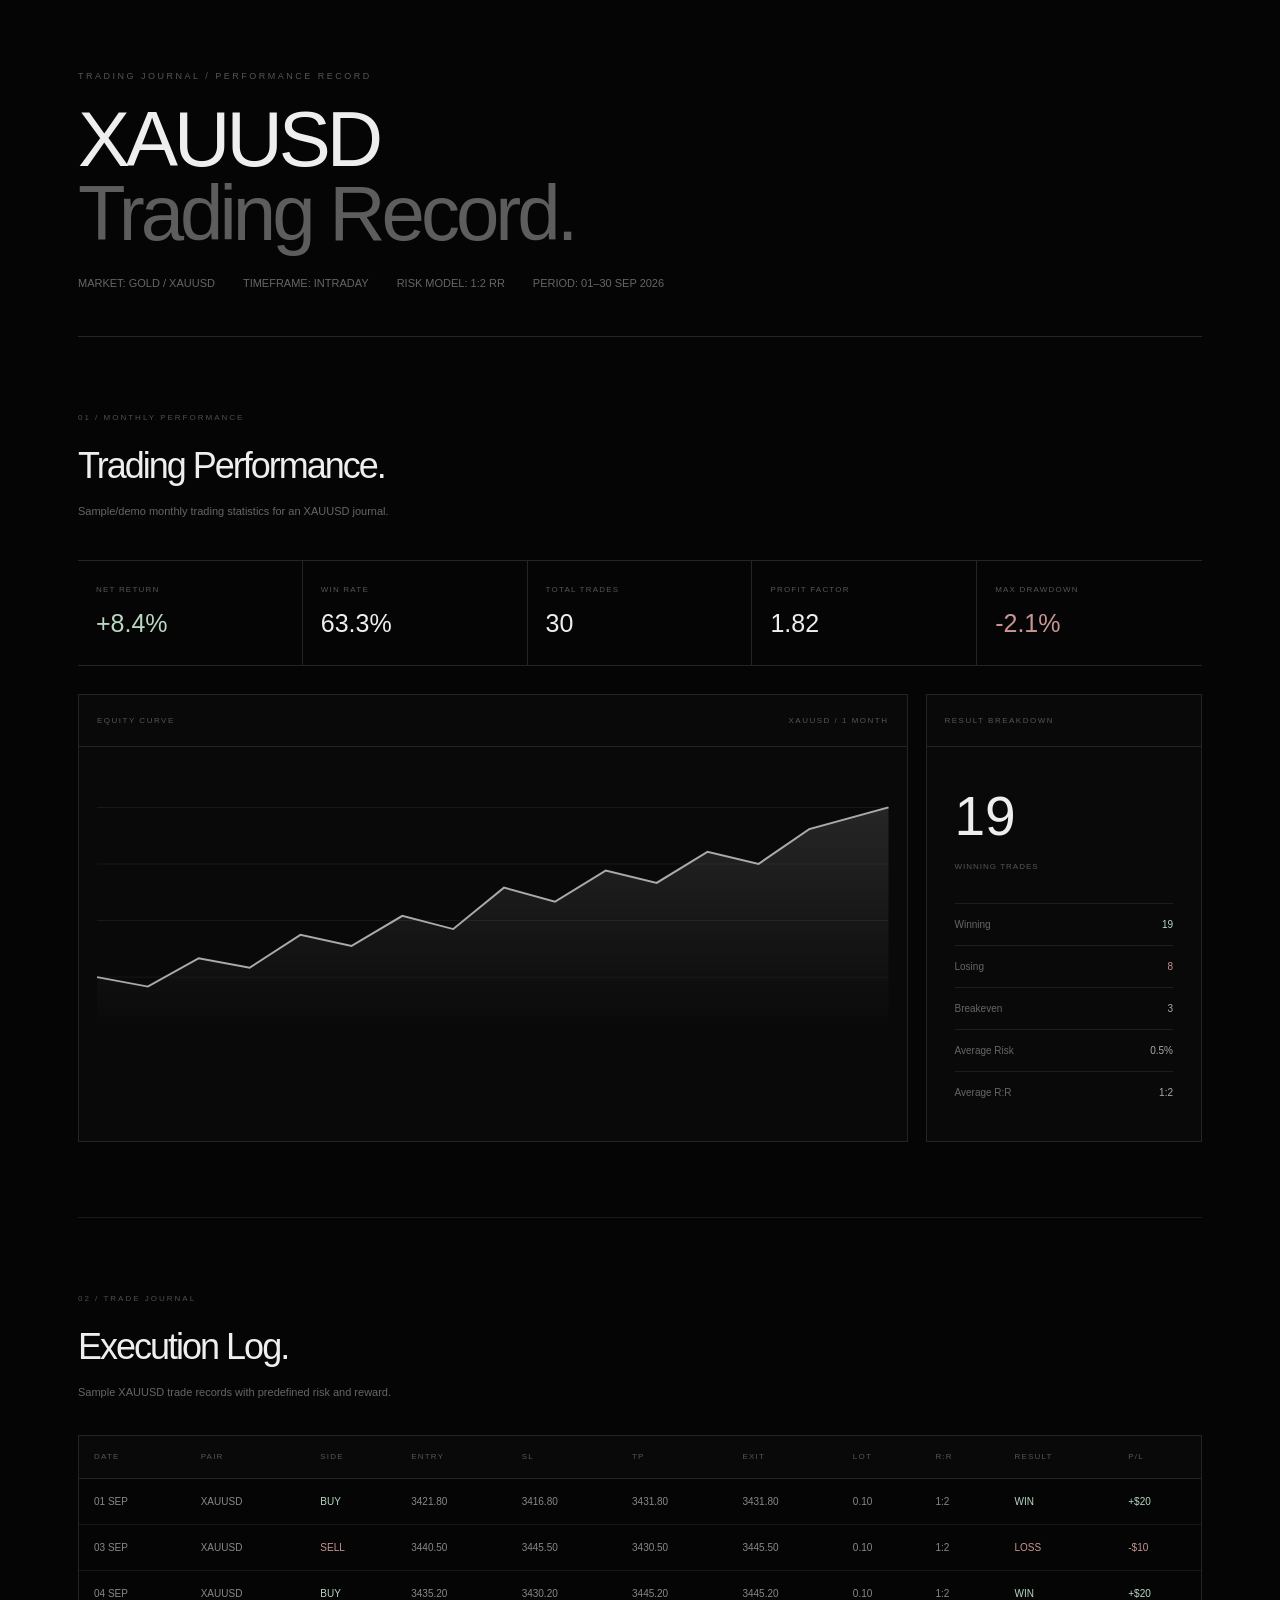
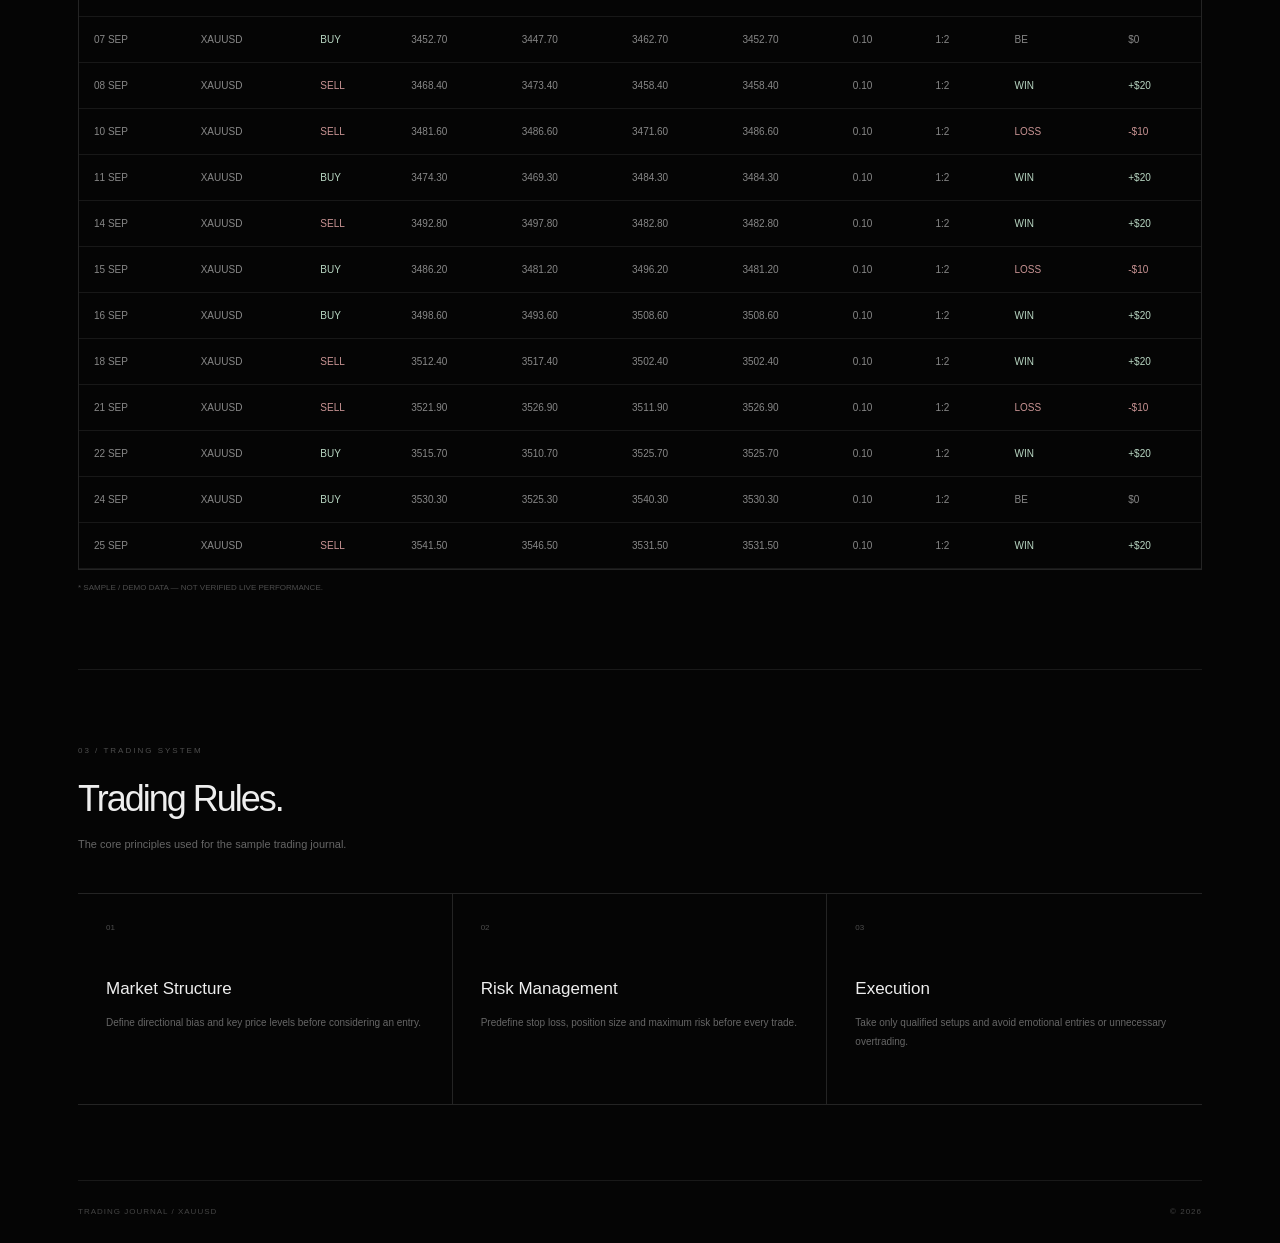
<file: yeamin eita.html>
<!DOCTYPE html>
<html lang="en">
<head>
<meta charset="UTF-8">
<meta name="viewport" content="width=device-width, initial-scale=1.0">
<title>Trading Journal — XAUUSD</title>
<style>
*{box-sizing:border-box;margin:0;padding:0}
html{scroll-behavior:smooth}
body{background:#050505;color:#eee;font-family:Arial,Helvetica,sans-serif;line-height:1.5}
:root{--bg:#050505;--panel:#090909;--line:#242424;--muted:#686868;--soft:#999;--green:#b9d7c3;--red:#c99494}
.wrap{max-width:1180px;margin:auto;padding:0 28px}
header{padding:70px 0 45px;border-bottom:1px solid var(--line)}
.kicker{font-size:9px;letter-spacing:2.5px;color:#555;margin-bottom:18px}
h1{font-size:clamp(42px,7vw,78px);line-height:.95;font-weight:500;letter-spacing:-4px}
h1 span{color:#5d5d5d}
.header-meta{margin-top:25px;color:#666;font-size:11px;display:flex;gap:28px;flex-wrap:wrap}
section{padding:75px 0;border-bottom:1px solid #191919}
.num{font-size:8px;letter-spacing:2px;color:#4e4e4e;margin-bottom:15px}
h2{font-size:36px;letter-spacing:-2px;font-weight:500;margin-bottom:10px}
.sub{font-size:11px;color:#666;max-width:560px}
.stats{margin-top:40px;display:grid;grid-template-columns:repeat(5,1fr);border-top:1px solid var(--line);border-bottom:1px solid var(--line)}
.stat{padding:23px 18px;border-right:1px solid var(--line)}
.stat:last-child{border-right:0}
.stat small{display:block;color:#555;font-size:8px;letter-spacing:1.2px;margin-bottom:9px}
.stat strong{font-size:25px;font-weight:400}
.green{color:var(--green)!important}.red{color:var(--red)!important}
.grid{margin-top:28px;display:grid;grid-template-columns:1.5fr .5fr;gap:18px}
.panel{background:var(--panel);border:1px solid var(--line)}
.panel-head{height:52px;padding:0 18px;border-bottom:1px solid var(--line);display:flex;justify-content:space-between;align-items:center}
.panel-head span{font-size:8px;letter-spacing:1.5px;color:#555}
.chart{height:300px;padding:18px}
.chart svg{width:100%;height:100%}
.g{stroke:#181818;stroke-width:1}.curve{fill:none;stroke:#aaa;stroke-width:2}.area{fill:url(#a)}
.result{padding:28px}.big{font-size:55px;font-weight:300}.label{font-size:8px;letter-spacing:1px;color:#555;margin-top:3px;margin-bottom:30px}
.row{display:flex;justify-content:space-between;border-top:1px solid #1d1d1d;padding:13px 0;font-size:10px;color:#666}
.row strong{color:#aaa;font-weight:400}
.table{margin-top:35px;overflow:auto;border:1px solid var(--line)}
table{width:100%;min-width:900px;border-collapse:collapse}
th{text-align:left;padding:15px;font-size:8px;font-weight:400;letter-spacing:1.2px;color:#555;background:#090909;border-bottom:1px solid var(--line)}
td{padding:15px;font-size:10px;color:#888;border-bottom:1px solid #181818}
tbody tr:hover{background:#0c0c0c}
.strategy{margin-top:40px;display:grid;grid-template-columns:repeat(3,1fr);border-top:1px solid var(--line);border-bottom:1px solid var(--line)}
.card{padding:28px;border-right:1px solid var(--line);min-height:210px}
.card:last-child{border-right:0}
.card .n{font-size:8px;color:#4d4d4d;margin-bottom:42px}
.card h3{font-size:17px;font-weight:400;margin-bottom:12px}
.card p{font-size:10px;color:#666;line-height:1.9}
.note{margin-top:12px;font-size:8px;color:#4d4d4d}
footer{padding:25px 0;color:#444;font-size:8px;letter-spacing:1px;display:flex;justify-content:space-between}
.reveal{opacity:0;transform:translateY(20px);transition:.7s ease}.reveal.show{opacity:1;transform:none}
@media(max-width:800px){
.stats{grid-template-columns:repeat(2,1fr)}
.stat:nth-child(2n){border-right:0}
.grid{grid-template-columns:1fr}
.strategy{grid-template-columns:1fr}
.card{border-right:0;border-bottom:1px solid var(--line)}
.card:last-child{border-bottom:0}
}
@media(max-width:520px){
.wrap{padding:0 18px}
header{padding-top:50px}
h1{font-size:50px;letter-spacing:-3px}
section{padding:55px 0}
h2{font-size:30px}
.stats{grid-template-columns:1fr 1fr}
.stat{padding:18px 14px}
.stat strong{font-size:21px}
.header-meta{gap:12px}
}
</style>
</head>
<body>
<div class="wrap">

<header class="reveal">
<div class="kicker">TRADING JOURNAL / PERFORMANCE RECORD</div>
<h1>XAUUSD<br><span>Trading Record.</span></h1>
<div class="header-meta">
<span>MARKET: GOLD / XAUUSD</span>
<span>TIMEFRAME: INTRADAY</span>
<span>RISK MODEL: 1:2 RR</span>
<span>PERIOD: 01–30 SEP 2026</span>
</div>
</header>

<section>
<div class="reveal">
<div class="num">01 / MONTHLY PERFORMANCE</div>
<h2>Trading Performance.</h2>
<p class="sub">Sample/demo monthly trading statistics for an XAUUSD journal.</p>
</div>

<div class="stats reveal">
<div class="stat"><small>NET RETURN</small><strong class="green">+8.4%</strong></div>
<div class="stat"><small>WIN RATE</small><strong>63.3%</strong></div>
<div class="stat"><small>TOTAL TRADES</small><strong>30</strong></div>
<div class="stat"><small>PROFIT FACTOR</small><strong>1.82</strong></div>
<div class="stat"><small>MAX DRAWDOWN</small><strong class="red">-2.1%</strong></div>
</div>

<div class="grid">
<div class="panel reveal">
<div class="panel-head"><span>EQUITY CURVE</span><span>XAUUSD / 1 MONTH</span></div>
<div class="chart">
<svg viewBox="0 0 700 280" preserveAspectRatio="none">
<defs><linearGradient id="a" x1="0" y1="0" x2="0" y2="1"><stop offset="0%" stop-color="#aaa" stop-opacity=".18"/><stop offset="100%" stop-color="#aaa" stop-opacity="0"/></linearGradient></defs>
<line class="g" x1="0" y1="45" x2="700" y2="45"/><line class="g" x1="0" y1="105" x2="700" y2="105"/><line class="g" x1="0" y1="165" x2="700" y2="165"/><line class="g" x1="0" y1="225" x2="700" y2="225"/>
<path class="area" d="M0 225 L45 235 L90 205 L135 215 L180 180 L225 192 L270 160 L315 174 L360 130 L405 145 L450 112 L495 125 L540 92 L585 105 L630 68 L700 45 L700 280 L0 280Z"/>
<path class="curve" d="M0 225 L45 235 L90 205 L135 215 L180 180 L225 192 L270 160 L315 174 L360 130 L405 145 L450 112 L495 125 L540 92 L585 105 L630 68 L700 45"/>
</svg>
</div>
</div>

<div class="panel reveal">
<div class="panel-head"><span>RESULT BREAKDOWN</span></div>
<div class="result">
<div class="big">19</div><div class="label">WINNING TRADES</div>
<div class="row"><span>Winning</span><strong class="green">19</strong></div>
<div class="row"><span>Losing</span><strong class="red">8</strong></div>
<div class="row"><span>Breakeven</span><strong>3</strong></div>
<div class="row"><span>Average Risk</span><strong>0.5%</strong></div>
<div class="row"><span>Average R:R</span><strong>1:2</strong></div>
</div>
</div>
</div>
</section>

<section>
<div class="reveal">
<div class="num">02 / TRADE JOURNAL</div>
<h2>Execution Log.</h2>
<p class="sub">Sample XAUUSD trade records with predefined risk and reward.</p>
</div>

<div class="table reveal">
<table>
<thead><tr><th>DATE</th><th>PAIR</th><th>SIDE</th><th>ENTRY</th><th>SL</th><th>TP</th><th>EXIT</th><th>LOT</th><th>R:R</th><th>RESULT</th><th>P/L</th></tr></thead>
<tbody>
<tr><td>01 SEP</td><td>XAUUSD</td><td class="green">BUY</td><td>3421.80</td><td>3416.80</td><td>3431.80</td><td>3431.80</td><td>0.10</td><td>1:2</td><td class="green">WIN</td><td class="green">+$20</td></tr>
<tr><td>03 SEP</td><td>XAUUSD</td><td class="red">SELL</td><td>3440.50</td><td>3445.50</td><td>3430.50</td><td>3445.50</td><td>0.10</td><td>1:2</td><td class="red">LOSS</td><td class="red">-$10</td></tr>
<tr><td>04 SEP</td><td>XAUUSD</td><td class="green">BUY</td><td>3435.20</td><td>3430.20</td><td>3445.20</td><td>3445.20</td><td>0.10</td><td>1:2</td><td class="green">WIN</td><td class="green">+$20</td></tr>
<tr><td>07 SEP</td><td>XAUUSD</td><td class="green">BUY</td><td>3452.70</td><td>3447.70</td><td>3462.70</td><td>3452.70</td><td>0.10</td><td>1:2</td><td>BE</td><td>$0</td></tr>
<tr><td>08 SEP</td><td>XAUUSD</td><td class="red">SELL</td><td>3468.40</td><td>3473.40</td><td>3458.40</td><td>3458.40</td><td>0.10</td><td>1:2</td><td class="green">WIN</td><td class="green">+$20</td></tr>
<tr><td>10 SEP</td><td>XAUUSD</td><td class="red">SELL</td><td>3481.60</td><td>3486.60</td><td>3471.60</td><td>3486.60</td><td>0.10</td><td>1:2</td><td class="red">LOSS</td><td class="red">-$10</td></tr>
<tr><td>11 SEP</td><td>XAUUSD</td><td class="green">BUY</td><td>3474.30</td><td>3469.30</td><td>3484.30</td><td>3484.30</td><td>0.10</td><td>1:2</td><td class="green">WIN</td><td class="green">+$20</td></tr>
<tr><td>14 SEP</td><td>XAUUSD</td><td class="red">SELL</td><td>3492.80</td><td>3497.80</td><td>3482.80</td><td>3482.80</td><td>0.10</td><td>1:2</td><td class="green">WIN</td><td class="green">+$20</td></tr>
<tr><td>15 SEP</td><td>XAUUSD</td><td class="green">BUY</td><td>3486.20</td><td>3481.20</td><td>3496.20</td><td>3481.20</td><td>0.10</td><td>1:2</td><td class="red">LOSS</td><td class="red">-$10</td></tr>
<tr><td>16 SEP</td><td>XAUUSD</td><td class="green">BUY</td><td>3498.60</td><td>3493.60</td><td>3508.60</td><td>3508.60</td><td>0.10</td><td>1:2</td><td class="green">WIN</td><td class="green">+$20</td></tr>
<tr><td>18 SEP</td><td>XAUUSD</td><td class="red">SELL</td><td>3512.40</td><td>3517.40</td><td>3502.40</td><td>3502.40</td><td>0.10</td><td>1:2</td><td class="green">WIN</td><td class="green">+$20</td></tr>
<tr><td>21 SEP</td><td>XAUUSD</td><td class="red">SELL</td><td>3521.90</td><td>3526.90</td><td>3511.90</td><td>3526.90</td><td>0.10</td><td>1:2</td><td class="red">LOSS</td><td class="red">-$10</td></tr>
<tr><td>22 SEP</td><td>XAUUSD</td><td class="green">BUY</td><td>3515.70</td><td>3510.70</td><td>3525.70</td><td>3525.70</td><td>0.10</td><td>1:2</td><td class="green">WIN</td><td class="green">+$20</td></tr>
<tr><td>24 SEP</td><td>XAUUSD</td><td class="green">BUY</td><td>3530.30</td><td>3525.30</td><td>3540.30</td><td>3530.30</td><td>0.10</td><td>1:2</td><td>BE</td><td>$0</td></tr>
<tr><td>25 SEP</td><td>XAUUSD</td><td class="red">SELL</td><td>3541.50</td><td>3546.50</td><td>3531.50</td><td>3531.50</td><td>0.10</td><td>1:2</td><td class="green">WIN</td><td class="green">+$20</td></tr>
</tbody>
</table>
</div>
<div class="note">* SAMPLE / DEMO DATA — NOT VERIFIED LIVE PERFORMANCE.</div>
</section>

<section>
<div class="reveal">
<div class="num">03 / TRADING SYSTEM</div>
<h2>Trading Rules.</h2>
<p class="sub">The core principles used for the sample trading journal.</p>
</div>

<div class="strategy">
<div class="card reveal"><div class="n">01</div><h3>Market Structure</h3><p>Define directional bias and key price levels before considering an entry.</p></div>
<div class="card reveal"><div class="n">02</div><h3>Risk Management</h3><p>Predefine stop loss, position size and maximum risk before every trade.</p></div>
<div class="card reveal"><div class="n">03</div><h3>Execution</h3><p>Take only qualified setups and avoid emotional entries or unnecessary overtrading.</p></div>
</div>
</section>

<footer>
<span>TRADING JOURNAL / XAUUSD</span>
<span>© 2026</span>
</footer>
</div>

<script>
const els=document.querySelectorAll('.reveal');
const io=new IntersectionObserver(entries=>{
 entries.forEach(e=>{if(e.isIntersecting)e.target.classList.add('show')})
},{threshold:.08});
els.forEach(e=>io.observe(e));
</script>
</body>
</html>
</file>
